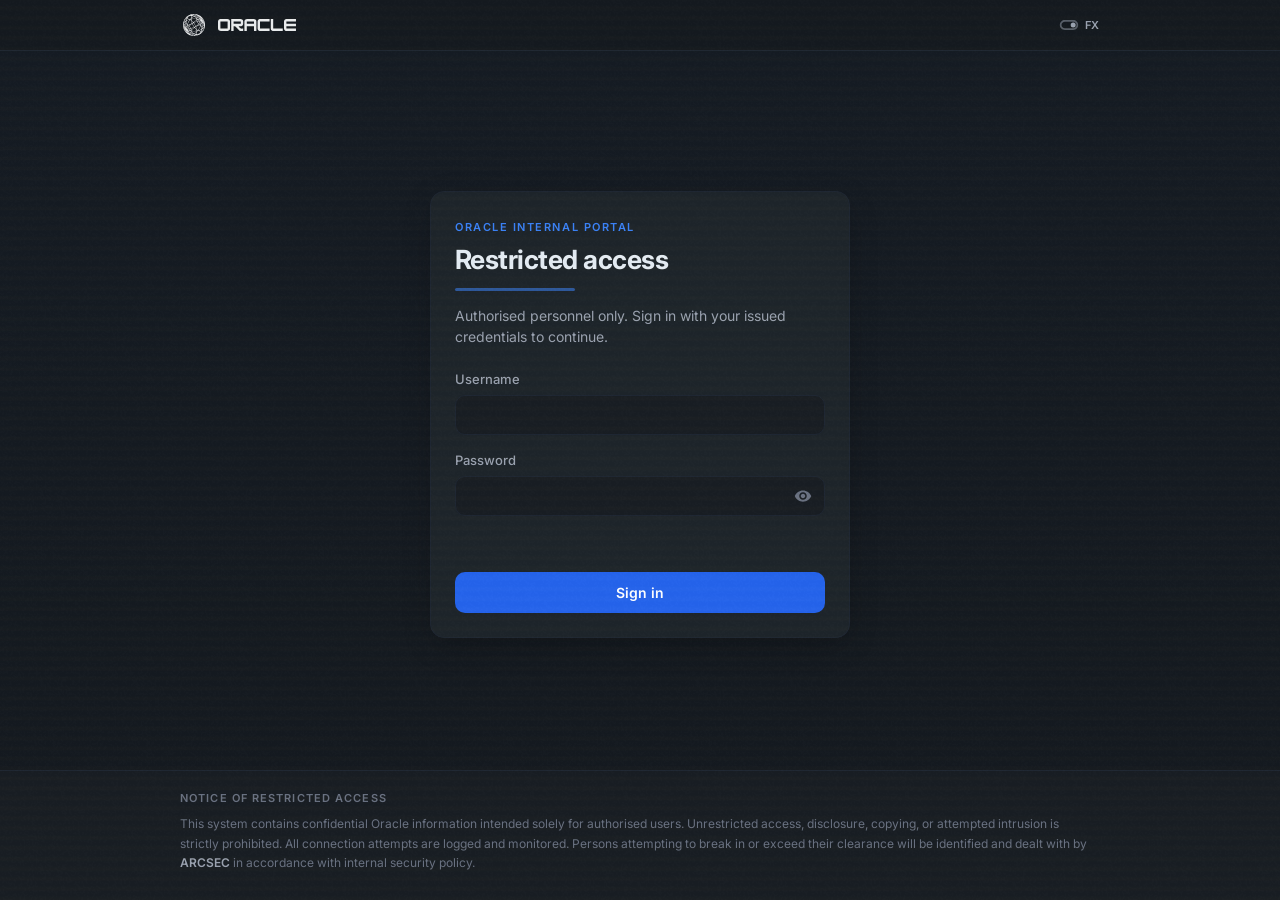
<file: intranet/index.html>
<!DOCTYPE html>
<html lang="en">
<head>
    <meta charset="UTF-8">
    <meta name="viewport" content="width=device-width, initial-scale=1.0">
    <meta name="theme-color" content="#15191d">
    <meta name="color-scheme" content="dark">
    <meta name="robots" content="noindex, nofollow">
    <title>Internal Portal · Oracle</title>
    <style>
        html,body{background:#15191d;color-scheme:dark}
        @view-transition{navigation:none}
    </style>
    <link rel="stylesheet" href="../main.css">
    <link rel="stylesheet" href="intranet.css">
    <link rel="stylesheet" href="portal.css">
    <script src="../page-transitions.js" defer></script>
    <script src="overlay-toggle.js" defer></script>
    <script src="attempts.js" defer></script>
    <script src="portal.js" defer></script>
    <script src="intranet.js" defer></script>
    <link rel="apple-touch-icon" sizes="180x180" href="/assets/favicon/apple-touch-icon.png">
    <link rel="icon" type="image/png" sizes="32x32" href="/assets/favicon/favicon-32x32.png">
    <link rel="icon" type="image/png" sizes="16x16" href="/assets/favicon/favicon-16x16.png">
    <link rel="manifest" href="/site.webmanifest">
</head>
<body class="intranet-page">
<script>
    (function () {
        var url = new URL(window.location.href);
        if (url.searchParams.has("username") || url.searchParams.has("password")) {
            url.searchParams.delete("username");
            url.searchParams.delete("password");
            window.history.replaceState({}, "", url.pathname + url.search + url.hash);
        }
        if (/\/index\.html$/i.test(location.pathname)) {
            location.replace(location.pathname.replace(/\/index\.html$/i, "/") + location.search + location.hash);
            return;
        }
        if (/[?&]reset=1(?:&|$)/.test(location.search)) return;
        if (/(?:^|; )oracle_intranet_auth=/.test(document.cookie)) {
            document.documentElement.classList.add("intranet-restoring");
            document.body.classList.add("intranet-restoring");
        }
    }());
</script>
<div class="intranet-static" aria-hidden="true"></div>
<div class="intranet-scan" aria-hidden="true"></div>

<div id="auth-view">
    <header class="intranet-header">
        <div class="intranet-header-inner">
            <a href="../" class="intranet-logo" aria-label="Return to Oracle Markets">
                <img src="../assets/logo.svg" alt="" class="intranet-logo-icon" width="28" height="22">
                <img class="intranet-logo-text" src="../assets/logo_text.svg" alt="Oracle" height="12">
            </a>
            <button
                type="button"
                class="intranet-overlay-toggle"
                id="intranet-overlay-toggle"
                aria-pressed="true"
                aria-label="Toggle scan overlay"
                title="Turn overlay off"
            >
                <svg class="intranet-overlay-toggle-svg" viewBox="0 0 24 24" width="20" height="20" fill="none" aria-hidden="true">
                    <path class="intranet-overlay-toggle-track" d="M7 18C5.33333 18 3.91667 17.4167 2.75 16.25C1.58333 15.0833 1 13.6667 1 12C1 10.3333 1.58333 8.91667 2.75 7.75C3.91667 6.58333 5.33333 6 7 6H17C18.6667 6 20.0833 6.58333 21.25 7.75C22.4167 8.91667 23 10.3333 23 12C23 13.6667 22.4167 15.0833 21.25 16.25C20.0833 17.4167 18.6667 18 17 18H7ZM7 16H17C18.1 16 19.0417 15.6083 19.825 14.825C20.6083 14.0417 21 13.1 21 12C21 10.9 20.6083 9.95833 19.825 9.175C19.0417 8.39167 18.1 8 17 8H7C5.9 8 4.95833 8.39167 4.175 9.175C3.39167 9.95833 3 10.9 3 12C3 13.1 3.39167 14.0417 4.175 14.825C4.95833 15.6083 5.9 16 7 16Z" fill="currentColor"/>
                    <g class="intranet-overlay-toggle-knob">
                        <circle cx="7" cy="12" r="3" fill="currentColor"/>
                    </g>
                </svg>
                <span class="intranet-overlay-toggle-label">FX</span>
            </button>
        </div>
    </header>

    <main class="intranet-main page-enter" id="main-content">
        <section class="intranet-login" aria-labelledby="intranet-login-title">
            <div class="intranet-login-card" id="login-card">
                <p class="intranet-eyebrow">Oracle internal portal</p>
                <h1 class="intranet-title" id="intranet-login-title">Restricted access</h1>
                <div class="intranet-accent" aria-hidden="true"></div>
                <p class="intranet-lead">
                    Authorised personnel only. Sign in with your issued credentials to continue.
                </p>

                <form class="intranet-form" id="login-form" method="post" action="." novalidate>
                    <div class="intranet-field">
                        <label class="intranet-label" for="username">Username</label>
                        <input
                            class="intranet-input"
                            id="username"
                            name="username"
                            type="text"
                            autocomplete="username"
                            spellcheck="false"
                            autocapitalize="off"
                            required
                            aria-describedby="login-status"
                        >
                    </div>

                    <div class="intranet-field">
                        <label class="intranet-label" for="password">Password</label>
                        <div class="intranet-password-wrap">
                            <input
                                class="intranet-input intranet-input--password"
                                id="password"
                                name="password"
                                type="password"
                                autocomplete="current-password"
                                required
                                aria-describedby="login-status"
                            >
                            <button
                                type="button"
                                class="intranet-password-toggle"
                                id="password-toggle"
                                aria-label="Show password"
                                aria-pressed="false"
                            >
                                <svg class="intranet-eye intranet-eye--show" viewBox="0 0 24 24" width="18" height="18" aria-hidden="true"><path fill="currentColor" d="M12 4.5C7 4.5 2.73 7.61 1 12c1.73 4.39 6 7.5 11 7.5s9.27-3.11 11-7.5c-1.73-4.39-6-7.5-11-7.5zM12 17c-2.76 0-5-2.24-5-5s2.24-5 5-5 5 2.24 5 5-2.24 5-5 5zm0-8c-1.66 0-3 1.34-3 3s1.34 3 3 3 3-1.34 3-3-1.34-3-3-3z"/></svg>
                                <svg class="intranet-eye intranet-eye--hide" viewBox="0 0 24 24" width="18" height="18" aria-hidden="true"><path fill="currentColor" d="M12 7c2.76 0 5 2.24 5 5 0 .65-.13 1.26-.36 1.83l2.92 2.92c1.51-1.26 2.7-2.89 3.43-4.75-1.73-4.39-6-7.5-11-7.5-1.4 0-2.74.25-3.98.7l2.16 2.16C10.74 7.13 11.35 7 12 7zM2 4.27l2.28 2.28.46.46C3.08 8.3 1.78 10.02 1 12c1.73 4.39 6 7.5 11 7.5 1.55 0 3.03-.3 4.38-.84l.42.42L19.73 22 21 20.73 3.27 3 2 4.27zM7.53 9.8l1.55 1.55c-.05.21-.08.43-.08.65 0 1.66 1.34 3 3 3 .22 0 .44-.03.65-.08l1.55 1.55c-.67.33-1.41.53-2.2.53-2.76 0-5-2.24-5-5 0-.79.2-1.53.53-2.2zm4.31-.78 3.15 3.15.02-.16c0-1.66-1.34-3-3-3l-.17.01z"/></svg>
                            </button>
                        </div>
                    </div>

                    <p class="intranet-status" id="login-status" role="status" aria-live="polite"></p>

                    <button type="submit" class="intranet-submit" id="login-submit">
                        <span class="intranet-submit-label">Sign in</span>
                        <span class="intranet-submit-spinner" aria-hidden="true" hidden></span>
                    </button>
                </form>
                <script>
                    document.getElementById("login-form")?.addEventListener("submit", function (event) {
                        event.preventDefault();
                    });
                </script>
            </div>
        </section>
    </main>

    <footer class="intranet-disclaimer">
        <div class="intranet-disclaimer-inner">
            <p class="intranet-disclaimer-title">Notice of restricted access</p>
            <p class="intranet-disclaimer-text">
                This system contains confidential Oracle information intended solely for
                authorised users. Unrestricted access, disclosure, copying, or attempted intrusion is
                strictly prohibited. All connection attempts are logged and monitored. Persons attempting
                to break in or exceed their clearance will be identified and dealt with by
                <strong>ARCSEC</strong> in accordance with internal security policy.
            </p>
        </div>
    </footer>
</div>

<header class="portal-topbar">
    <div class="portal-topbar-left">
        <button
            type="button"
            class="portal-menu-toggle"
            id="portal-sidebar-toggle"
            data-portal-sidebar-toggle
            aria-expanded="true"
            aria-controls="portal-sidebar"
            aria-label="Toggle navigation"
            title="Toggle navigation"
        >
            <svg viewBox="0 0 24 24" width="20" height="20" aria-hidden="true"><path fill="currentColor" d="M3 18h18v-2H3v2zm0-5h18v-2H3v2zm0-7v2h18V6H3z"/></svg>
        </button>
        <a href="../" class="intranet-logo" aria-label="Return to Oracle Markets">
            <img src="../assets/logo.svg" alt="" class="intranet-logo-icon" width="26" height="20">
            <img class="intranet-logo-text" src="../assets/logo_text.svg" alt="Oracle" height="11">
        </a>
        <span class="portal-topbar-divider" aria-hidden="true"></span>
        <span class="portal-topbar-app">Internal Portal</span>
        <span class="portal-env-badge" id="portal-env">PRODUCTION</span>
    </div>

    <div class="portal-search">
        <svg viewBox="0 0 24 24" width="16" height="16" aria-hidden="true"><path fill="currentColor" d="M15.5 14h-.79l-.28-.27A6.471 6.471 0 0 0 16 9.5 6.5 6.5 0 1 0 9.5 16c1.61 0 3.09-.59 4.23-1.57l.27.28v.79l5 4.99L20.49 19l-4.99-5zm-6 0C7.01 14 5 11.99 5 9.5S7.01 5 9.5 5 14 7.01 14 9.5 11.99 14 9.5 14z"/></svg>
        <input type="search" id="portal-search-input" placeholder="Search internal portal…" autocomplete="off" spellcheck="false" aria-label="Search internal portal">
    </div>

    <div class="portal-topbar-right">
        <button
            type="button"
            class="intranet-overlay-toggle portal-fx-toggle"
            id="portal-overlay-toggle"
            aria-pressed="true"
            aria-label="Toggle scan overlay"
            title="Turn overlay off"
        >
            <svg class="intranet-overlay-toggle-svg" viewBox="0 0 24 24" width="20" height="20" fill="none" aria-hidden="true">
                <path class="intranet-overlay-toggle-track" d="M7 18C5.33333 18 3.91667 17.4167 2.75 16.25C1.58333 15.0833 1 13.6667 1 12C1 10.3333 1.58333 8.91667 2.75 7.75C3.91667 6.58333 5.33333 6 7 6H17C18.6667 6 20.0833 6.58333 21.25 7.75C22.4167 8.91667 23 10.3333 23 12C23 13.6667 22.4167 15.0833 21.25 16.25C20.0833 17.4167 18.6667 18 17 18H7ZM7 16H17C18.1 16 19.0417 15.6083 19.825 14.825C20.6083 14.0417 21 13.1 21 12C21 10.9 20.6083 9.95833 19.825 9.175C19.0417 8.39167 18.1 8 17 8H7C5.9 8 4.95833 8.39167 4.175 9.175C3.39167 9.95833 3 10.9 3 12C3 13.1 3.39167 14.0417 4.175 14.825C4.95833 15.6083 5.9 16 7 16Z" fill="currentColor"/>
                <g class="intranet-overlay-toggle-knob">
                    <circle cx="7" cy="12" r="3" fill="currentColor"/>
                </g>
            </svg>
            <span class="intranet-overlay-toggle-label">FX</span>
        </button>

        <div class="portal-user" id="portal-user">
            <div class="portal-user-avatar" id="portal-user-avatar" aria-hidden="true">
                <span class="portal-restore-sk portal-restore-sk--avatar" aria-hidden="true"></span>
            </div>
            <div class="portal-user-meta">
                <span class="portal-restore-sk portal-restore-sk--user-name" aria-hidden="true"></span>
                <span class="portal-user-name" id="portal-user-name">...</span>
                <span class="portal-restore-sk portal-restore-sk--user-role" aria-hidden="true"></span>
                <span class="portal-user-role" id="portal-user-role">...</span>
            </div>
        </div>
    </div>
</header>

<div class="portal-shell">
    <aside class="portal-sidebar" id="portal-sidebar" aria-label="Internal Portal">
        <nav class="portal-nav" id="portal-nav">
            <button type="button" class="portal-nav-item is-active" data-section="messages" aria-current="page" title="Messages">
                <svg xmlns="http://www.w3.org/2000/svg" height="18px" viewBox="0 -960 960 960" width="18px" fill="currentColor" aria-hidden="true"><path d="M160-160q-33 0-56.5-23.5T80-240v-480q0-33 23.5-56.5T160-800h640q33 0 56.5 23.5T880-720v480q0 33-23.5 56.5T800-160H160Zm320-280 320-200v-80L480-520 160-720v80l320 200Z"/></svg>
                <span>Messages</span>
                <span class="portal-nav-count" id="nav-msg-count" hidden>0</span>
            </button>
            <button type="button" class="portal-nav-item" data-section="files" title="Files">
                <svg xmlns="http://www.w3.org/2000/svg" height="18px" viewBox="0 -960 960 960" width="18px" fill="currentColor" aria-hidden="true"><path d="M160-160q-33 0-56.5-23.5T80-240v-480q0-33 23.5-56.5T160-800h240l80 80h320q33 0 56.5 23.5T880-640v400q0 33-23.5 56.5T800-160H160Z"/></svg>
                <span>Files</span>
            </button>
            <button type="button" class="portal-nav-item" data-section="analytics" title="Analytics">
                <svg xmlns="http://www.w3.org/2000/svg" height="18px" viewBox="0 -960 960 960" width="18px" fill="currentColor" aria-hidden="true"><path d="M640-160v-280h160v280H640Zm-240 0v-640h160v640H400Zm-240 0v-440h160v440H160Z"/></svg>
                <span>Analytics</span>
            </button>
        </nav>

        <div class="portal-sidebar-foot">
            <p class="portal-sidebar-label">Signed in as</p>
            <span class="portal-restore-sk portal-restore-sk--sidebar-user" aria-hidden="true"></span>
            <p class="portal-sidebar-user" id="portal-sidebar-user">...</p>
            <span class="portal-restore-sk portal-restore-sk--sidebar-clearance" aria-hidden="true"></span>
            <p class="portal-sidebar-clearance" id="portal-sidebar-clearance">...</p>
            <button type="button" class="portal-signout" id="portal-signout">Sign out</button>
        </div>
    </aside>

    <main class="portal-content" id="portal-content">
        <div class="portal-loading" id="portal-loading">
            <span class="portal-spinner" aria-hidden="true"></span>
            <span>Loading internal portal…</span>
        </div>

        <section class="portal-section" data-section="messages" hidden>
            <header class="portal-section-head">
                <div>
                    <h1 class="portal-section-title">Messages</h1>
                    <p class="portal-section-sub">Internal correspondence</p>
                </div>
            </header>
            <div class="portal-messages">
                <div class="portal-restore-skeleton" id="portal-restore-skeleton" aria-busy="false" aria-label="Loading messages">
                    <div class="portal-restore-thread-list">
                        <div class="portal-restore-thread">
                            <div class="skeleton-block portal-restore-thread-avatar"></div>
                            <div class="portal-restore-thread-copy">
                                <div class="skeleton-line portal-restore-thread-from"></div>
                                <div class="skeleton-line portal-restore-thread-subject"></div>
                                <div class="skeleton-line portal-restore-thread-preview"></div>
                            </div>
                        </div>
                        <div class="portal-restore-thread">
                            <div class="skeleton-block portal-restore-thread-avatar"></div>
                            <div class="portal-restore-thread-copy">
                                <div class="skeleton-line portal-restore-thread-from"></div>
                                <div class="skeleton-line portal-restore-thread-subject"></div>
                                <div class="skeleton-line portal-restore-thread-preview"></div>
                            </div>
                        </div>
                        <div class="portal-restore-thread">
                            <div class="skeleton-block portal-restore-thread-avatar"></div>
                            <div class="portal-restore-thread-copy">
                                <div class="skeleton-line portal-restore-thread-from"></div>
                                <div class="skeleton-line portal-restore-thread-subject"></div>
                                <div class="skeleton-line portal-restore-thread-preview"></div>
                            </div>
                        </div>
                        <div class="portal-restore-thread">
                            <div class="skeleton-block portal-restore-thread-avatar"></div>
                            <div class="portal-restore-thread-copy">
                                <div class="skeleton-line portal-restore-thread-from"></div>
                                <div class="skeleton-line portal-restore-thread-subject"></div>
                                <div class="skeleton-line portal-restore-thread-preview"></div>
                            </div>
                        </div>
                        <div class="portal-restore-thread">
                            <div class="skeleton-block portal-restore-thread-avatar"></div>
                            <div class="portal-restore-thread-copy">
                                <div class="skeleton-line portal-restore-thread-from"></div>
                                <div class="skeleton-line portal-restore-thread-subject"></div>
                                <div class="skeleton-line portal-restore-thread-preview"></div>
                            </div>
                        </div>
                    </div>
                    <div class="portal-restore-thread-view">
                        <div class="skeleton-line portal-restore-msg-title"></div>
                        <div class="portal-restore-msg-head">
                            <div class="skeleton-block portal-restore-msg-avatar"></div>
                            <div class="portal-restore-msg-meta">
                                <div class="skeleton-line skeleton-line--md"></div>
                                <div class="skeleton-line skeleton-line--sm"></div>
                                <div class="skeleton-line skeleton-line--xs"></div>
                            </div>
                        </div>
                        <div class="portal-restore-msg-body">
                            <div class="skeleton-line"></div>
                            <div class="skeleton-line"></div>
                            <div class="skeleton-line"></div>
                            <div class="skeleton-line skeleton-line--short"></div>
                            <div class="skeleton-line"></div>
                            <div class="skeleton-line skeleton-line--md"></div>
                        </div>
                    </div>
                </div>
                <ul class="portal-thread-list" id="portal-thread-list" aria-label="Message threads"></ul>
                <article class="portal-thread-view" id="portal-thread-view" aria-live="polite"></article>
            </div>
        </section>

        <section class="portal-section" data-section="files" hidden>
            <header class="portal-section-head">
                <div>
                    <h1 class="portal-section-title">Files</h1>
                    <p class="portal-section-sub">Document repository · Access logged</p>
                </div>
                <nav class="portal-breadcrumb" id="portal-breadcrumb" aria-label="Folder path"></nav>
            </header>
            <div class="portal-files">
                <aside class="portal-tree" id="portal-tree" aria-label="Folder tree"></aside>
                <div class="portal-file-list" id="portal-file-list"></div>
                <aside class="portal-file-meta" id="portal-file-meta">
                    <p class="portal-file-meta-empty">Select a file to view its details.</p>
                </aside>
            </div>
        </section>

        <section class="portal-section" data-section="analytics" hidden>
            <header class="portal-section-head">
                <div>
                    <h1 class="portal-section-title">Analytics</h1>
                    <p class="portal-section-sub" id="portal-analytics-asof">Oracle markets overview</p>
                </div>
            </header>
            <div class="portal-analytics" id="portal-analytics"></div>
        </section>
    </main>
</div>

<div class="portal-modal" id="resource-modal" hidden>
    <div class="portal-modal-backdrop" data-resource-close></div>
    <div class="portal-modal-card" role="dialog" aria-modal="true" aria-labelledby="resource-modal-title">
        <button type="button" class="portal-modal-close" data-resource-close aria-label="Close">
            <svg viewBox="0 0 24 24" width="18" height="18" aria-hidden="true"><path fill="currentColor" d="M19 6.41 17.59 5 12 10.59 6.41 5 5 6.41 10.59 12 5 17.59 6.41 19 12 13.41 17.59 19 19 17.59 13.41 12z"/></svg>
        </button>
        <div class="portal-modal-icon" aria-hidden="true">
            <svg viewBox="0 0 24 24" width="22" height="22"><path fill="currentColor" d="M18 8h-1V6A5 5 0 0 0 7 6v2H6a2 2 0 0 0-2 2v10a2 2 0 0 0 2 2h12a2 2 0 0 0 2-2V10a2 2 0 0 0-2-2zM9 6a3 3 0 0 1 6 0v2H9V6zm3 11a2 2 0 1 1 0-4 2 2 0 0 1 0 4z"/></svg>
        </div>
        <h2 class="portal-modal-title" id="resource-modal-title">Protected file</h2>
        <p class="portal-modal-sub">This document is encrypted. Enter the file password to download it.</p>
        <p class="portal-modal-file" id="resource-modal-file">...</p>

        <form class="portal-modal-form" id="resource-form" novalidate>
            <label class="portal-modal-label" for="resource-password">File password</label>
            <div class="portal-modal-password-wrap">
                <input
                    class="portal-modal-input portal-modal-input--password"
                    id="resource-password"
                    type="password"
                    autocomplete="off"
                    spellcheck="false"
                    autocapitalize="off"
                >
                <button
                    type="button"
                    class="intranet-password-toggle"
                    id="resource-password-toggle"
                    aria-label="Show password"
                    aria-pressed="false"
                >
                    <svg class="intranet-eye intranet-eye--show" viewBox="0 0 24 24" width="18" height="18" aria-hidden="true"><path fill="currentColor" d="M12 4.5C7 4.5 2.73 7.61 1 12c1.73 4.39 6 7.5 11 7.5s9.27-3.11 11-7.5c-1.73-4.39-6-7.5-11-7.5zM12 17c-2.76 0-5-2.24-5-5s2.24-5 5-5 5 2.24 5 5-2.24 5-5 5zm0-8c-1.66 0-3 1.34-3 3s1.34 3 3 3 3-1.34 3-3-1.34-3-3-3z"/></svg>
                    <svg class="intranet-eye intranet-eye--hide" viewBox="0 0 24 24" width="18" height="18" aria-hidden="true"><path fill="currentColor" d="M12 7c2.76 0 5 2.24 5 5 0 .65-.13 1.26-.36 1.83l2.92 2.92c1.51-1.26 2.7-2.89 3.43-4.75-1.73-4.39-6-7.5-11-7.5-1.4 0-2.74.25-3.98.7l2.16 2.16C10.74 7.13 11.35 7 12 7zM2 4.27l2.28 2.28.46.46C3.08 8.3 1.78 10.02 1 12c1.73 4.39 6 7.5 11 7.5 1.55 0 3.03-.3 4.38-.84l.42.42L19.73 22 21 20.73 3.27 3 2 4.27zM7.53 9.8l1.55 1.55c-.05.21-.08.43-.08.65 0 1.66 1.34 3 3 3 .22 0 .44-.03.65-.08l1.55 1.55c-.67.33-1.41.53-2.2.53-2.76 0-5-2.24-5-5 0-.79.2-1.53.53-2.2zm4.31-.78 3.15 3.15.02-.16c0-1.66-1.34-3-3-3l-.17.01z"/></svg>
                </button>
            </div>
            <p class="portal-modal-status" id="resource-status" role="status" aria-live="polite"></p>

            <div class="portal-modal-actions">
                <button type="button" class="portal-modal-btn portal-modal-btn--ghost" data-resource-close>Cancel</button>
                <button type="submit" class="portal-modal-btn portal-modal-btn--primary" id="resource-submit">
                    <span class="portal-modal-btn-label">Unlock &amp; Download</span>
                    <span class="portal-modal-btn-spinner" aria-hidden="true"></span>
                </button>
            </div>
        </form>
    </div>
</div>

</body>
</html>
</file>
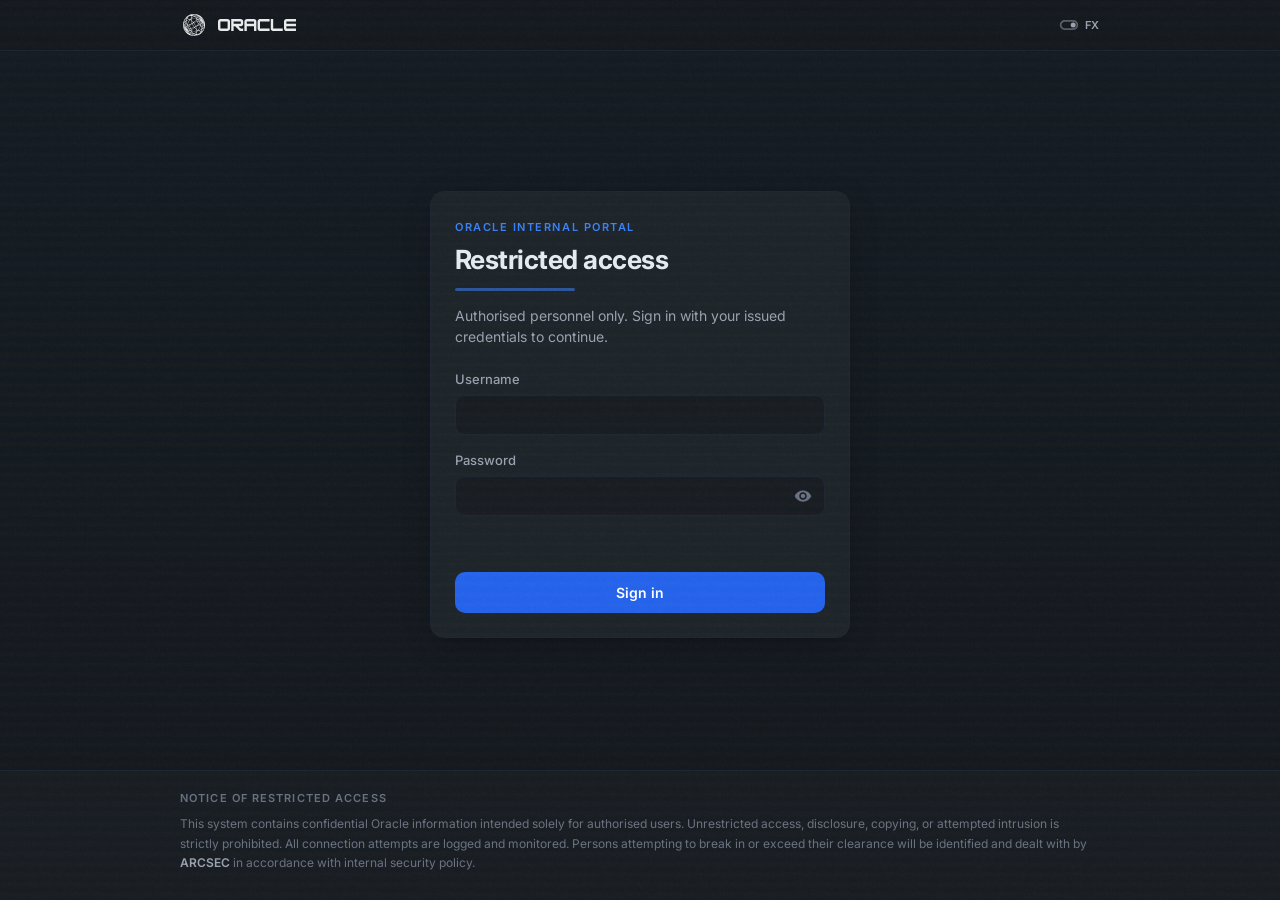
<file: intranet/alert/index.html>
<!DOCTYPE html>
<html lang="en">
<head>
    <meta charset="UTF-8">
    <meta name="viewport" content="width=device-width, initial-scale=1.0">
    <meta name="theme-color" content="#15191d">
    <meta name="color-scheme" content="dark">
    <meta name="robots" content="noindex, nofollow">
    <title>Security Alert · Internal Portal</title>
    <style>
        html,body{background:#15191d;color-scheme:dark}
        @view-transition{navigation:none}
    </style>
    <link rel="stylesheet" href="../../main.css">
    <link rel="stylesheet" href="../intranet.css">
    <link rel="stylesheet" href="../alert.css">
    <script src="../../page-transitions.js" defer></script>
    <script src="../overlay-toggle.js" defer></script>
    <script src="../attempts.js" defer></script>
    <script src="../alert.js" defer></script>
    <link rel="apple-touch-icon" sizes="180x180" href="/assets/favicon/apple-touch-icon.png">
    <link rel="icon" type="image/png" sizes="32x32" href="/assets/favicon/favicon-32x32.png">
    <link rel="icon" type="image/png" sizes="16x16" href="/assets/favicon/favicon-16x16.png">
    <link rel="manifest" href="/site.webmanifest">
</head>
<body class="intranet-page intranet-alert-page">
<div class="intranet-static" aria-hidden="true"></div>
<div class="intranet-scan" aria-hidden="true"></div>
<header class="intranet-header">
    <div class="intranet-header-inner">
        <a href="../../" class="intranet-logo" aria-label="Return to Oracle Markets">
            <img src="../../assets/logo.svg" alt="" class="intranet-logo-icon" width="28" height="22">
            <img class="intranet-logo-text" src="../../assets/logo_text.svg" alt="Oracle" height="12">
        </a>
        <button
            type="button"
            class="intranet-overlay-toggle"
            id="intranet-overlay-toggle"
            aria-pressed="true"
            aria-label="Toggle scan overlay"
            title="Turn overlay off"
        >
            <svg class="intranet-overlay-toggle-svg" viewBox="0 0 24 24" width="20" height="20" fill="none" aria-hidden="true">
                <path class="intranet-overlay-toggle-track" d="M7 18C5.33333 18 3.91667 17.4167 2.75 16.25C1.58333 15.0833 1 13.6667 1 12C1 10.3333 1.58333 8.91667 2.75 7.75C3.91667 6.58333 5.33333 6 7 6H17C18.6667 6 20.0833 6.58333 21.25 7.75C22.4167 8.91667 23 10.3333 23 12C23 13.6667 22.4167 15.0833 21.25 16.25C20.0833 17.4167 18.6667 18 17 18H7ZM7 16H17C18.1 16 19.0417 15.6083 19.825 14.825C20.6083 14.0417 21 13.1 21 12C21 10.9 20.6083 9.95833 19.825 9.175C19.0417 8.39167 18.1 8 17 8H7C5.9 8 4.95833 8.39167 4.175 9.175C3.39167 9.95833 3 10.9 3 12C3 13.1 3.39167 14.0417 4.175 14.825C4.95833 15.6083 5.9 16 7 16Z" fill="currentColor"/>
                <g class="intranet-overlay-toggle-knob">
                    <circle cx="7" cy="12" r="3" fill="currentColor"/>
                </g>
            </svg>
            <span class="intranet-overlay-toggle-label">FX</span>
        </button>
    </div>
</header>

<main class="intranet-alert-main page-enter" id="main-content">
    <article class="intranet-alert-card" aria-labelledby="alert-title">
        <header class="intranet-alert-banner">
            <svg class="intranet-alert-shield" viewBox="0 0 24 24" width="28" height="28" aria-hidden="true">
                <path fill="currentColor" d="M12 1 3 5v6c0 5.55 3.84 10.74 9 12 5.16-1.26 9-6.45 9-12V5l-9-4zm0 10.99h7c-.53 4.12-3.28 7.79-7 8.94V12H5V6.3l7-3.11v8.8z"/>
            </svg>
            <div class="intranet-alert-banner-copy">
                <h1 class="intranet-alert-banner-title" id="alert-title">Security Alert</h1>
                <p class="intranet-alert-banner-sub">Our systems have detected unusual login activity from your network.</p>
            </div>
        </header>

        <div class="intranet-alert-body">
            <h2 class="intranet-alert-heading">Login Attempts Temporarily Restricted</h2>
            <p class="intranet-alert-lead">
                For security reasons, further sign-in attempts from your current network location have been
                temporarily blocked. Our monitoring systems flagged repeated failed authentication requests
                that match patterns associated with credential stuffing and automated intrusion attempts.
            </p>

            <dl class="intranet-alert-meta">
                <div class="intranet-alert-meta-item">
                    <dt>Detection time</dt>
                    <dd id="alert-detection-time">...</dd>
                </div>
                <div class="intranet-alert-meta-item">
                    <dt>IP address</dt>
                    <dd id="alert-ip">Resolving…</dd>
                </div>
                <div class="intranet-alert-meta-item">
                    <dt>Location</dt>
                    <dd id="alert-location">Resolving…</dd>
                </div>
                <div class="intranet-alert-meta-item intranet-alert-meta-item--code">
                    <dt>Security code</dt>
                    <dd><code class="intranet-alert-code" id="alert-security-code">...</code></dd>
                </div>
            </dl>

            <div class="intranet-alert-map" aria-hidden="true">
                <div class="intranet-alert-map-grid" id="alert-map-grid"></div>
            </div>

            <section class="intranet-alert-reasons" aria-labelledby="alert-reasons-title">
                <h3 class="intranet-alert-reasons-title" id="alert-reasons-title">Potential reasons for this restriction:</h3>
                <ul class="intranet-alert-reasons-list">
                    <li>Multiple failed login attempts from your IP address</li>
                    <li>Connection through a known proxy or VPN service</li>
                    <li>Unusual geographic access patterns detected</li>
                    <li>Your IP address has been flagged in our security database</li>
                    <li>Automated or bot-like authentication behaviour detected</li>
                </ul>
            </section>

            <a href="/intranet/?reset=1" class="intranet-alert-return">Return to Internal Portal</a>
        </div>
    </article>
</main>
<footer class="intranet-disclaimer">
    <div class="intranet-disclaimer-inner">
        <p class="intranet-disclaimer-title">Notice of restricted access</p>
        <p class="intranet-disclaimer-text">
            This system contains confidential Oracle information intended solely for
            authorised users. Unrestricted access, disclosure, copying, or attempted intrusion is
            strictly prohibited. All connection attempts are logged and monitored. Persons attempting
            to break in or exceed their clearance will be identified and dealt with by
            <strong>ARCSEC</strong> in accordance with internal security policy.
        </p>
    </div>
</footer>
</body>
</html>
</file>
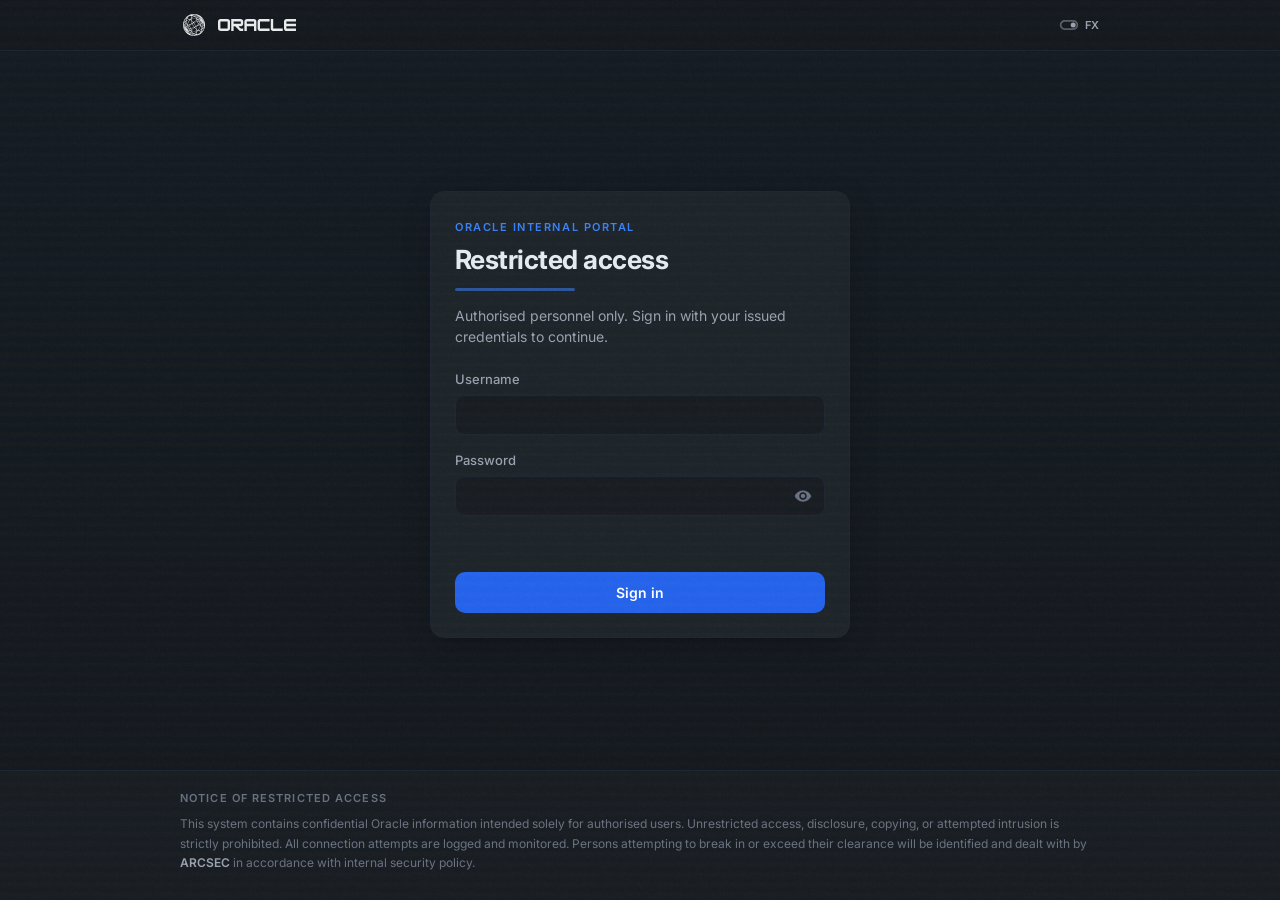
<file: intranet/alert.html>
<!DOCTYPE html>
<html lang="en">
<head>
    <meta charset="UTF-8">
    <meta name="theme-color" content="#15191d">
    <meta name="color-scheme" content="dark">
    <meta http-equiv="refresh" content="0;url=alert/">
    <style>html,body{background:#15191d;color-scheme:dark;margin:0}</style>
    <script>location.replace("alert/");</script>
    <title>Redirecting…</title>
</head>
<body></body>
</html>
</file>
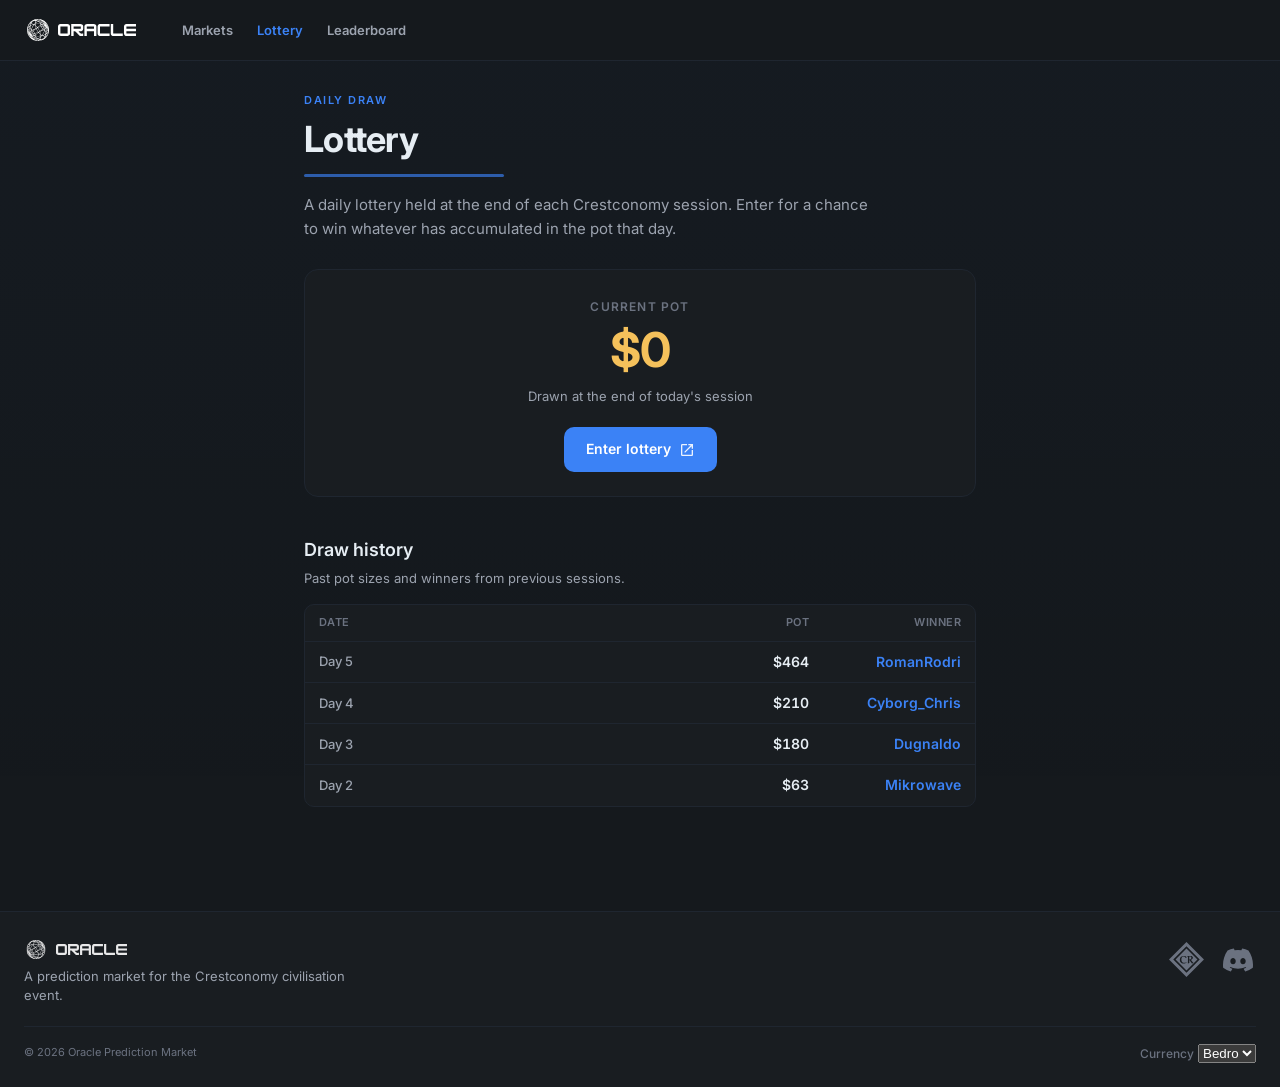
<file: lottery/lottery.html>
<!DOCTYPE html>
<html lang="en">
<head>
    <meta charset="UTF-8">
    <meta name="viewport" content="width=device-width, initial-scale=1.0">
    <meta name="theme-color" content="#15191d">
    <meta name="color-scheme" content="dark">
    <title>Lottery · Oracle</title>
    <style>html,body{background:#15191d}</style>
    <link rel="stylesheet" href="../main.css">
    <link rel="stylesheet" href="lottery.css">
    <script src="../data/site-data.js" defer></script>
    <script src="../data/lottery-data.js" defer></script>
    <script src="../page-transitions.js" defer></script>
    <script src="lottery.js" defer></script>
    <link rel="apple-touch-icon" sizes="180x180" href="/assets/favicon/apple-touch-icon.png">
    <link rel="icon" type="image/png" sizes="32x32" href="/assets/favicon/favicon-32x32.png">
    <link rel="icon" type="image/png" sizes="16x16" href="/assets/favicon/favicon-16x16.png">
    <link rel="manifest" href="/site.webmanifest">
</head>
<body class="lottery-page">
<header class="site-header">
    <div class="title-bar">
        <a href="../index.html" class="logo" aria-label="Oracle home">
            <img src="../assets/logo.svg" alt="" class="logo-icon" width="28" height="22">
            <img class="logo-text" src="../assets/logo_text.svg" alt="" height="12">
        </a>

        <nav class="leaderboard-nav" aria-label="Site navigation">
            <a href="../index.html" class="leaderboard-nav-link">Markets</a>
            <a href="lottery.html" class="leaderboard-nav-link active" aria-current="page">Lottery</a>
            <a href="../leaderboard/leaderboard.html" class="leaderboard-nav-link">Leaderboard</a>
        </nav>
    </div>
</header>

<div id="page-content" class="page-enter">
    <div class="lot-page-wrap">
        <header class="lot-hero">
            <p class="lot-eyebrow">Daily draw</p>
            <h1 class="lot-title">Lottery</h1>
            <div class="lot-accent" aria-hidden="true"></div>
            <p class="lot-desc">
                A daily lottery held at the end of each Crestconomy session. Enter for a chance to
                win whatever has accumulated in the pot that day.
            </p>
        </header>

        <section class="lot-current" aria-label="Current lottery">
            <div class="lot-pot-card">
                <p class="lot-pot-label">Current pot</p>
                <p class="lot-pot-value" id="pot-value">-</p>
                <p class="lot-pot-note">Drawn at the end of today's session</p>
                <a id="enter-link" class="lot-enter-btn" href="#" target="_blank" rel="noopener noreferrer">
                    Enter lottery
                    <svg viewBox="0 0 24 24" width="16" height="16" aria-hidden="true"><path fill="currentColor" d="M19 19H5V5h7V3H5a2 2 0 0 0-2 2v14a2 2 0 0 0 2 2h14c1.1 0 2-.9 2-2v-7h-2v7zM14 3v2h3.59l-9.83 9.83 1.41 1.41L19 6.41V10h2V3h-7z"/></svg>
                </a>
            </div>
        </section>

        <section class="lot-history" aria-label="Past draws">
            <h2 class="lot-section-title">Draw history</h2>
            <p class="lot-section-desc">Past pot sizes and winners from previous sessions.</p>
            <div class="lot-history-table" role="table" aria-label="Draw history">
                <div class="lot-history-head" role="row">
                    <span role="columnheader">Date</span>
                    <span role="columnheader">Pot</span>
                    <span role="columnheader">Winner</span>
                </div>
                <div id="history-list" class="lot-history-list" role="rowgroup"></div>
            </div>
            <p id="history-empty" class="lot-history-empty" hidden>No past draws yet.</p>
        </section>
    </div>
</div>

<footer class="site-footer">
    <div class="footer-inner">
        <div class="footer-row">
            <div class="footer-brand">
                <a href="../index.html" class="footer-logo-link" aria-label="Oracle home">
                    <img src="../assets/logo.svg" alt="" width="24" height="19">
                    <img src="../assets/logo_text.svg" alt="Oracle" height="11">
                </a>
                <p class="footer-tagline" id="footer-tagline"></p>
            </div>
            <div class="footer-links" id="footer-links"></div>
        </div>
        <div class="footer-bottom">
            <p class="footer-copy">© 2026 Oracle Prediction Market</p>
            <div class="footer-currency">
                <label class="footer-currency-label" for="currency-select">Currency</label>
                <select id="currency-select" class="footer-currency-select" aria-label="Currency">
                    <option value="bedro" selected>Bedro</option>
                </select>
            </div>
        </div>
    </div>
</footer>
</body>
</html>
</file>
<file: main.css>
*, *::before, *::after {
    box-sizing: border-box;
}

:root {
    --bg: #15191d;
    --bg-elevated: #191d21;
    --panel: #1e2428;
    --panel-hover: #232a30;
    --border: #2a3139;
    --border-subtle: #1f2630;
    --text: #e6edf3;
    --text-muted: #9ca3af;
    --text-dim: #6b7280;
    --accent: #3b82f6;
    --accent-dim: #2563eb;
    --green: #22c55e;
    --green-bg: #1a2e22;
    --green-btn: #2a4a35;
    --red: #ef4444;
    --red-bg: #2e1f20;
    --red-btn: #4a2a2c;
    --radius-sm: 6px;
    --radius-md: 10px;
    --radius-lg: 14px;
    --transition: 0.18s ease;
    --sponsored-gradient-elevated:
        linear-gradient(
            165deg,
            rgba(234, 179, 58, 0.13) 0%,
            rgba(234, 179, 58, 0.05) 48%,
            transparent 100%
        ),
        var(--bg-elevated);
    --sponsored-gradient-panel:
        linear-gradient(
            165deg,
            rgba(234, 179, 58, 0.15) 0%,
            rgba(234, 179, 58, 0.06) 42%,
            transparent 100%
        ),
        var(--panel);
    --sponsored-gradient-panel-hover:
        linear-gradient(
            165deg,
            rgba(234, 179, 58, 0.19) 0%,
            rgba(234, 179, 58, 0.08) 42%,
            transparent 100%
        ),
        var(--panel-hover);
    --sponsored-border: rgba(234, 179, 58, 0.22);
    --sponsored-border-card: rgba(234, 179, 58, 0.26);
}

@font-face {
    font-family: 'Inter';
    font-style: normal;
    font-weight: 100 900;
    font-display: swap;
    src: url('/assets/Inter-VariableFont_opsz,wght.woff2') format('woff2-variations');
}

@font-face {
    font-family: 'Inter';
    font-style: italic;
    font-weight: 100 900;
    font-display: swap;
    src: url('/assets/Inter-Italic-VariableFont_opsz,wght.woff2') format('woff2-variations');
}

html {
    scroll-behavior: smooth;
    background: var(--bg);
    color-scheme: dark;
}

@view-transition {
    navigation: auto;
}

::view-transition-old(root),
::view-transition-new(root) {
    animation-duration: 0.2s;
    animation-timing-function: ease;
    background: #15191d;
}

::view-transition-group(root) {
    background: #15191d;
}

body {
    margin: 0;
    background: var(--bg);
    color: var(--text);
    font-family: Inter, system-ui, -apple-system, sans-serif;
    font-size: 14px;
    line-height: 1.45;
    -webkit-font-smoothing: antialiased;
}

a {
    color: inherit;
    text-decoration: none;
}

button {
    font-family: inherit;
    cursor: pointer;
}

.site-header {
    position: sticky;
    top: 0;
    z-index: 100;
    background: var(--bg);
    border-bottom: 1px solid var(--border-subtle);
}

.title-bar {
    display: flex;
    align-items: center;
    gap: 20px;
    padding: 12px 24px;
    max-width: 1350px;
    margin: 0 auto;
    height: 60px;
}

.logo {
    display: flex;
    align-items: center;
    gap: 6px;
    flex-shrink: 0;
    margin-right: 16px;
}

.logo-text {
    font-size: 0.95rem;
    font-weight: 600;
    letter-spacing: 0.08em;
}

.leaderboard-nav {
    display: flex;
    align-items: center;
    gap: 4px;
    flex-shrink: 0;
}

.title-bar-actions {
    display: flex;
    align-items: center;
    gap: 4px;
    margin-left: auto;
    flex-shrink: 0;
}

.info-btn {
    display: flex;
    align-items: center;
    justify-content: center;
    width: 32px;
    height: 32px;
    border: none;
    border-radius: var(--radius-sm);
    background: transparent;
    color: var(--text-muted);
    cursor: pointer;
    transition: color var(--transition), background var(--transition);
    flex-shrink: 0;
}

.info-btn:hover {
    color: var(--text);
    background: var(--panel);
}

.info-btn:focus-visible {
    outline: 2px solid var(--accent);
    outline-offset: 2px;
}

.leaderboard-nav-link {
    font-size: 0.8125rem;
    font-weight: 600;
    color: var(--text-muted);
    padding: 6px 10px;
    border-radius: var(--radius-sm);
    transition: color var(--transition), background var(--transition);
}

.leaderboard-nav-link:hover {
    color: var(--text);
    background: var(--panel);
}

.leaderboard-nav-link.active {
    color: var(--accent);
}

.search-wrap {
    flex: 1;
    max-width: 480px;
    position: relative;
}

.search-icon {
    position: absolute;
    left: 13px;
    top: 50%;
    transform: translateY(-50%);
    color: var(--text-dim);
    pointer-events: none;
}

#search-bar {
    width: 100%;
    background: var(--panel);
    border: 1px solid var(--border-subtle);
    border-radius: 8px;
    padding: 9px 40px 9px 38px;
    color: var(--text);
    font-size: 0.875rem;
    transition: border-color var(--transition);
}

#search-bar::placeholder {
    color: var(--text-dim);
}
#search-bar:focus {
    outline: none;
    border-color: var(--border);
}

.search-kbd {
    position: absolute;
    right: 12px;
    top: 50%;
    transform: translateY(-50%);
    font-size: 0.68rem;
    color: var(--text-dim);
    background: var(--bg-elevated);
    border: 1px solid var(--border-subtle);
    border-radius: 4px;
    padding: 1px 5px;
    font-family: inherit;
}

.nav-right {
    display: flex;
    align-items: center;
    gap: 10px;
    margin-left: auto;
    flex-shrink: 0;
}

.link-btn {
    display: flex;
    align-items: center;
    gap: 5px;
    background: none;
    border: none;
    color: var(--accent);
    font-size: 0.8125rem;
    font-weight: 500;
    padding: 4px 6px;
    transition: opacity var(--transition);
}

.link-btn:hover {
    opacity: 0.8;
}

.menu-btn {
    display: none;
    flex-direction: column;
    justify-content: center;
    gap: 4px;
    width: 32px;
    height: 32px;
    background: none;
    border: none;
    padding: 6px;
}

.menu-btn span {
    display: block;
    height: 2px;
    background: var(--text-muted);
    border-radius: 1px;
}

.tabs {
    display: flex;
    gap: 2px;
    padding: 0 24px;
    max-width: 1350px;
    margin: 0 auto;
    overflow-x: auto;
    scrollbar-width: none;
    border-bottom: 1px solid var(--border-subtle);
}

.tabs::-webkit-scrollbar {
    display: none;
}

.tab {
    display: inline-flex;
    align-items: center;
    gap: 5px;
    padding: 10px 12px 8px;
    font-size: 0.8125rem;
    font-weight: 600;
    color: var(--text-muted);
    background: none;
    border: none;
    white-space: nowrap;
    flex-shrink: 0;
    transition: color var(--transition), box-shadow var(--transition);
}

.tab svg {
    display: block;
    width: 16px;
    height: 16px;
    flex-shrink: 0;
}


.tab.active {
    color: var(--text);
    box-shadow: inset 0 -2px 0 0 var(--accent);
}

.tab:hover {
    color: var(--text);
}

.tab-divider {
    align-self: center;
    width: 2px;
    height: 18px;
    margin: 0 6px;
    background: var(--border-subtle);
    flex-shrink: 0;
}

.tab-more {
    color: var(--text-dim);
    font-weight: 500;
}

main {
    max-width: 1350px;
    margin: 0 auto;
    padding: 20px 24px 40px;
}

.highlights {
    display: grid;
    grid-template-columns: minmax(0, 2.3fr) minmax(240px, 1fr);
    gap: 20px;
    align-items: start;
}

.card {
    background: var(--bg-elevated);
    border: 1px solid var(--border-subtle);
    border-radius: var(--radius-lg);
    padding: 18px;
}

.highlight {
    display: flex;
    flex-direction: column;
    gap: 14px;
    overflow: visible;
}

.highlight > .featured-header,
.highlight > .market-description,
.highlight > .market-sponsored-notice,
.highlight > .featured-footer {
    flex-shrink: 0;
}

.featured-header {
    display: flex;
    align-items: flex-start;
    gap: 12px;
}

.featured-icon {
    width: 48px;
    height: 48px;
    border-radius: var(--radius-sm);
    background: #0c0f14;
    border: 1px solid var(--border-subtle);
    display: flex;
    align-items: center;
    justify-content: center;
    font-weight: 600;
    font-size: 0.8rem;
    color: var(--text-muted);
    flex-shrink: 0;
    overflow: hidden;
}

.featured-icon img {
    width: 100%;
    height: 100%;
    object-fit: cover;
}

.featured-icon:has(img) {
    background: none;
    border: none;
}

.featured-title-block {
    flex: 1;
    min-width: 0;
}

.featured-subtitle {
    font-size: 0.6875rem;
    color: var(--text-muted);
    margin-bottom: 3px;
}

.featured-title-block h2 {
    margin: 0;
    font-size: 1.2rem;
    font-weight: 600;
    line-height: 1.3;
}

.market-description {
    display: flex;
    align-items: flex-start;
    gap: 8px;
    margin: 0;
    opacity: 0.75;
}

.market-description-icon {
    flex-shrink: 0;
    margin-top: 2px;
    color: var(--text-dim);
}

.market-description-text {
    margin: 0;
    font-size: 0.8125rem;
    color: var(--text-muted);
    line-height: 1.55;
}

.highlight .market-description {
    margin-top: -2px;
}

.highlight .market-sponsored-notice {
    margin-top: 8px;
    flex-shrink: 0;
}

.market-modal-detail .market-description {
    margin-top: 4px;
}

.featured-actions {
    display: flex;
    gap: 6px;
    flex-shrink: 0;
}

.icon-btn {
    display: flex;
    align-items: center;
    justify-content: center;
    width: 30px;
    height: 30px;
    background: transparent;
    border: none;
    border-radius: var(--radius-sm);
    color: var(--text-dim);
    transition: color var(--transition);
}

.icon-btn:hover {
    color: var(--text-muted);
}

.highlight-body {
    display: grid;
    grid-template-columns: minmax(0, 0.95fr) minmax(0, 1.35fr);
    gap: 16px;
    flex: 0 1 auto;
    min-width: 0;
}

.highlight-body--no-chart {
    grid-template-columns: 1fr;
}

.highlight-left {
    display: flex;
    flex-direction: column;
    gap: 16px;
}

.chance-row {
    display: flex;
    align-items: baseline;
    gap: 8px;
    flex-wrap: wrap;
}

.chance {
    font-size: 1.75rem;
    font-weight: 700;
    color: var(--accent);
    line-height: 1;
}

.change {
    font-size: 0.75rem;
    font-weight: 600;
}

.change.up {
    color: var(--green);
}
.change.down {
    color: var(--red);
}

.btn-row {
    display: flex;
    gap: 8px;
    margin-top: auto;
    margin-bottom: auto;
}

.btn-row--compact .btn-yes,
.btn-row--compact .btn-no {
    padding: 9px 10px;
    font-size: 0.8125rem;
    border-radius: var(--radius-md);
}

.btn-yes, .btn-no, .btn-bet {
    flex: 1;
    border: none;
    border-radius: var(--radius-md);
    padding: 11px 14px;
    font-size: 0.875rem;
    font-weight: 500;
    transition: background var(--transition), color var(--transition);
}

.btn-yes {
    background: var(--green-btn);
    color: var(--green);
}

.btn-yes:hover {
    background: var(--green);
    color: #fff;
}

.btn-no {
    background: var(--red-btn);
    color: var(--red);
}

.btn-no:hover {
    background: var(--red);
    color: #fff;
}

.btn-bet {
    flex: 0 0 auto;
    min-width: 52px;
    padding: 6px 12px;
    background: var(--green-btn);
    color: var(--green);
    font-size: 0.75rem;
    font-weight: 500;
    border-radius: var(--radius-sm);
}

.btn-bet:hover {
    background: var(--green);
    color: #fff;
}

.btn-yes:disabled,
.btn-no:disabled,
.btn-bet:disabled {
    opacity: 0.45;
    cursor: not-allowed;
}

.btn-yes:disabled:hover {
    background: var(--green-btn);
    color: var(--green);
}

.btn-no:disabled:hover {
    background: var(--red-btn);
    color: var(--red);
}

.btn-bet:disabled:hover {
    background: var(--green-btn);
    color: var(--green);
}

.news-feed {
    display: flex;
    flex-direction: column;
    margin-top: auto;
    padding-top: 10px;
    flex-grow: 1;
}

.news-feed--ticker {
    overflow: hidden;
}

.news-ticker-viewport {
    overflow: hidden;
    max-height: 125px;
    flex-grow: 1;
}

.news-ticker-track {
    display: flex;
    flex-direction: column;
    animation: newsTicker var(--ticker-duration, 12s) linear infinite;
}

.news-ticker-track:hover {
    animation-play-state: paused;
}

@keyframes newsTicker {
    0% { transform: translateY(0); }
    100% { transform: translateY(-50%); }
}

.news-item {
    display: grid;
    grid-template-columns: 24px 1fr auto;
    gap: 8px;
    align-items: center;
    padding: 8px 0;
    font-size: 0.75rem;
    min-height: 36px;
    flex-shrink: 0;
}

.news-item:last-child {
    border-bottom: none;
}

.news-empty {
    color: var(--text-dim);
    grid-column: 1 / -1;
}

.news-source-icon {
    width: 24px;
    height: 24px;
    border-radius: 4px;
    display: flex;
    align-items: center;
    justify-content: center;
    font-size: 0.6rem;
    font-weight: 600;
    color: var(--text-dim);
    overflow: hidden;
    flex-shrink: 0;
}

.news-source-icon img {
    width: 100%;
    height: 100%;
    object-fit: cover;
}

.news-headline {
    color: var(--text-muted);
    font-weight: 500;
    line-height: 1.35;
}

a.news-headline {
    text-decoration: none;
    transition: color var(--transition);
}

a.news-headline:hover {
    color: var(--text);
    text-decoration: underline;
}

.news-time {
    color: var(--text-dim);
    font-size: 0.6875rem;
    white-space: nowrap;
}

.graph-container {
    position: relative;
    min-height: 200px;
    height: 100%;
    padding: 6px 0 2px;
}

.graph-container canvas {
    width: 100% !important;
    height: 100% !important;
    max-height: 230px;
}

.graph-container--multi {
    min-height: 240px;
}

.graph-container--multi canvas {
    max-height: 280px;
}

.featured-footer {
    display: grid;
    grid-template-columns: 1fr auto 1fr;
    align-items: center;
    gap: 12px;
    padding-top: 6px;
    font-size: 0.75rem;
    color: var(--text-muted);
}

.featured-footer-left {
    display: flex;
    align-items: center;
    gap: 10px;
    justify-self: start;
    min-width: 0;
    flex-wrap: wrap;
}

.featured-footer-center {
    justify-self: center;
}

.featured-footer-right {
    justify-self: end;
    min-width: 0;
}

.carousel-dots {
    display: flex;
    gap: 5px;
}

.carousel-dot {
    width: 5px;
    height: 5px;
    border-radius: 50%;
    background: var(--border);
    border: none;
    padding: 0;
    transition: background var(--transition);
}

.carousel-dot.active {
    background: var(--text-muted);
}

.carousel-nav {
    display: flex; gap: 20px;
}

.carousel-btn {
    background: transparent;
    border: none;
    color: var(--text-dim);
    font-size: 0.6875rem;
    font-weight: 500;
    padding: 4px 0;
    transition: color var(--transition);
}

.carousel-btn:hover {
    color: var(--text-muted);
}

.sidebar-stack {
    display: flex;
    flex-direction: column;
    gap: 14px;
}

.sidebar-card {
    background: transparent;
    border: none;
    border-radius: 0;
    padding: 0 4px;
}

.sidebar-card h3 {
    margin: 0 0 10px;
    font-size: 0.875rem;
    font-weight: 600;
}

.breaking-item {
    display: grid;
    grid-template-columns: 18px 1fr auto;
    gap: 8px;
    align-items: center;
    padding: 8px 0;
    font-size: 0.78rem;
}

.breaking-item:last-of-type {
    border-bottom: none;
}

.breaking-rank {
    color: var(--text-dim);
    font-weight: 500;
    font-size: 0.72rem;
}

.breaking-title {
    font-weight: 500;
    line-height: 1.3;
    color: var(--text-muted);
}

.breaking-stat {
    text-align: right;
    font-weight: 600;
    font-size: 0.78rem;
    white-space: nowrap;
}

.breaking-stat .pct {
    display: block;
    color: var(--text);
}
.breaking-stat .trend {
    font-size: 0.65rem;
    font-weight: 500;
}
.breaking-stat .trend.up {
    color: var(--green);
}
.breaking-stat .trend.down {
    color: var(--red);
}

.hot-topic {
    display: flex;
    align-items: center;
    justify-content: space-between;
    padding: 8px 0;
    font-size: 0.8rem;
}

.hot-topic:last-of-type {
    border-bottom: none;
}

.hot-topic-name {
    display: flex;
    align-items: center;
    gap: 6px;
    font-weight: 500;
    color: var(--text-muted);
}

.hot-topic-rank {
    color: var(--text-dim);
    font-size: 0.72rem;
    min-width: 14px;
}

.flame-icon {
    color: var(--red);
    flex-shrink: 0;
}

.hot-topic-vol {
    color: var(--text-dim);
    font-size: 0.72rem;
}

.explore-btn {
    width: 100%;
    margin-top: 12px;
    padding: 10px;
    background: var(--panel);
    border: 1px solid var(--border-subtle);
    border-radius: var(--radius-md);
    color: var(--text-muted);
    font-weight: 500;
    font-size: 0.8125rem;
    transition: background var(--transition), color var(--transition);
}

.explore-btn:hover {
    background: var(--panel-hover);
    color: var(--text);
}

.markets-section {
    margin-top: 28px;
}

.section-header {
    display: flex;
    align-items: center;
    justify-content: space-between;
    margin-bottom: 10px;
}

.section-title {
    margin: 0;
    font-size: 0.95rem;
    font-weight: 600;
}

.section-actions {
    display: flex;
    gap: 4px;
}

.grid-tags {
    display: flex;
    gap: 6px;
    flex-wrap: wrap;
    margin-bottom: 14px;
}

.grid-tag {
    padding: 5px 11px;
    font-size: 0.72rem;
    font-weight: 500;
    color: var(--text-muted);
    background: transparent;
    border: 1px solid transparent;
    border-radius: 999px;
    transition: color var(--transition), background var(--transition);
}

.grid-tag:hover {
    color: var(--text);
}

.grid-tag.active {
    color: #fff;
    background: var(--accent-dim);
    border-color: var(--accent-dim);
}

.event-grid {
    display: grid;
    grid-template-columns: repeat(4, minmax(0, 1fr));
    gap: 14px;
    align-items: start;
}

.event-card {
    background: var(--panel);
    border: 1px solid var(--border-subtle);
    border-radius: var(--radius-lg);
    padding: 14px;
    display: flex;
    flex-direction: column;
    gap: 20px;
    cursor: pointer;
    transition: border-color var(--transition), background var(--transition);
}

.event-card .btn-row {
    margin-top: 0;
    margin-bottom: 0;
}

.event-card .card-meta {
    margin-top: 0;
    padding-top: 2px;
    border-top: 1px solid var(--border-subtle);
}

.event-card:hover {
    border-color: var(--border);
    background: var(--panel-hover);
}

.event-card--ended,
.highlight--ended {
    opacity: 0.62;
    filter: grayscale(0.25);
}

.event-card--resolved,
.highlight--resolved {
    background: linear-gradient(180deg, rgba(22, 199, 132, 0.06) 0%, var(--panel) 48%);
}

.event-card--resolved:hover {
    background: linear-gradient(180deg, rgba(22, 199, 132, 0.09) 0%, var(--panel-hover) 48%);
}

.outcomes-list--resolved {
    margin-top: 15px;
    margin-bottom: 15px;
}

.event-card .outcomes-list--resolved {
    margin-top: 0;
    margin-bottom: 0;
    max-height: none;
    overflow: visible;
    padding-right: 0;
}

.outcomes-list--resolved .outcome-row {
    grid-template-columns: 1fr auto auto;
}

.outcome-row--winner {
    background: rgba(22, 199, 132, 0.08);
    border: 1px solid rgba(22, 199, 132, 0.22);
    border-radius: var(--radius-sm);
    padding: 6px 8px;
    margin: -6px -8px;
}

.outcome-row--winner .outcome-name {
    color: var(--text);
    font-weight: 600;
}

.outcome-pct--winner {
    color: var(--green);
}

.outcome-winner-tag {
    font-size: 0.625rem;
    font-weight: 700;
    letter-spacing: 0.04em;
    text-transform: uppercase;
    color: var(--green);
    background: rgba(22, 199, 132, 0.14);
    border-radius: 999px;
    padding: 2px 7px;
    white-space: nowrap;
}

.event-card--ended:hover {
    border-color: var(--border-subtle);
    background: var(--panel);
}

.event-card--sponsored {
    background: var(--sponsored-gradient-panel);
    border-color: var(--sponsored-border-card);
}

.event-card--sponsored:hover {
    border-color: rgba(234, 179, 58, 0.36);
    background: var(--sponsored-gradient-panel-hover);
}

.highlight--sponsored {
    background: var(--sponsored-gradient-elevated);
    border-color: var(--sponsored-border);
}

.market-sponsored-notice {
    display: flex;
    align-items: flex-start;
    gap: 10px;
    margin-top: 10px;
    padding: 12px 14px;
    border-radius: var(--radius-sm);
    background: rgba(234, 179, 58, 0.1);
    border: 1px solid rgba(234, 179, 58, 0.2);
}

.market-sponsored-notice-icon {
    flex-shrink: 0;
    margin-top: 1px;
    color: rgba(234, 179, 58, 0.9);
}

.market-sponsored-notice-text {
    margin: 0;
    flex: 1;
    min-width: 0;
    font-size: 0.8125rem;
    color: var(--text-muted);
    line-height: 1.55;
    overflow-wrap: anywhere;
}

.market-sponsored-notice-text strong {
    color: var(--text);
    font-weight: 600;
}

.market-modal-detail .market-sponsored-notice {
    margin-top: 12px;
}

.event-card-top {
    display: flex;
    align-items: flex-start;
    justify-content: space-between;
    gap: 6px;
}

.event-card-header {
    display: flex;
    align-items: flex-start;
    gap: 10px;
    flex: 1;
    min-width: 0;
}

.market-icon {
    width: 36px;
    height: 36px;
    border-radius: var(--radius-sm);
    background: #0c0f14;
    border: 1px solid var(--border-subtle);
    display: flex;
    align-items: center;
    justify-content: center;
    font-size: 0.65rem;
    font-weight: 600;
    color: var(--text-dim);
    flex-shrink: 0;
    overflow: hidden;
}

.market-icon img {
    width: 100%;
    height: 100%;
    object-fit: cover;
}

.market-icon:has(img) {
    background: none;
    border: none;
}

.event-card-title {
    margin: 0;
    font-size: 0.8125rem;
    font-weight: 600;
    line-height: 1.35;
}

.event-card--hidden .glitch-text,
.market-modal-detail--hidden .glitch-text {
    position: relative;
    word-break: break-all;
    overflow-wrap: anywhere;
    overflow: visible;
}

.event-card--hidden .event-card-header {
    overflow: visible;
}

.event-card--hidden .event-card-title.glitch-text {
    display: block;
}

.event-card--hidden .btn-yes.glitch-text,
.event-card--hidden .btn-no.glitch-text,
.market-modal-detail--hidden .btn-yes.glitch-text,
.market-modal-detail--hidden .btn-no.glitch-text {
    overflow: visible;
}

.event-card--hidden .glitch-text::before,
.event-card--hidden .glitch-text::after,
.market-modal-detail--hidden .glitch-text::before,
.market-modal-detail--hidden .glitch-text::after {
    content: attr(data-glitch-text);
    position: absolute;
    top: 0;
    left: 0;
    width: 100%;
    height: 100%;
    overflow: hidden;
    word-break: break-all;
    overflow-wrap: anywhere;
    color: inherit;
    pointer-events: none;
    opacity: 0.55;
}

.event-card--hidden .event-card-title.glitch-text::before,
.event-card--hidden .event-card-title.glitch-text::after {
    background: var(--panel);
}

.event-card--hidden:hover .event-card-title.glitch-text::before,
.event-card--hidden:hover .event-card-title.glitch-text::after {
    background: var(--panel-hover);
}

.market-modal-detail--hidden .glitch-text::before,
.market-modal-detail--hidden .glitch-text::after {
    background: var(--panel);
}

.event-card--hidden .btn-yes.glitch-text::before,
.event-card--hidden .btn-yes.glitch-text::after {
    background: var(--green-btn);
    border-radius: inherit;
}

.event-card--hidden .btn-no.glitch-text::before,
.event-card--hidden .btn-no.glitch-text::after {
    background: var(--red-btn);
    border-radius: inherit;
}

.event-card--hidden .btn-yes.glitch-text:hover::before,
.event-card--hidden .btn-yes.glitch-text:hover::after {
    background: var(--green);
}

.event-card--hidden .btn-no.glitch-text:hover::before,
.event-card--hidden .btn-no.glitch-text:hover::after {
    background: var(--red);
}

.market-modal-detail--hidden .btn-yes.glitch-text::before,
.market-modal-detail--hidden .btn-yes.glitch-text::after {
    background: var(--green-btn);
    border-radius: inherit;
}

.market-modal-detail--hidden .btn-no.glitch-text::before,
.market-modal-detail--hidden .btn-no.glitch-text::after {
    background: var(--red-btn);
    border-radius: inherit;
}

.market-modal-detail--hidden .btn-yes.glitch-text:hover::before,
.market-modal-detail--hidden .btn-yes.glitch-text:hover::after {
    background: var(--green);
}

.market-modal-detail--hidden .btn-no.glitch-text:hover::before,
.market-modal-detail--hidden .btn-no.glitch-text:hover::after {
    background: var(--red);
}

.event-card--hidden .glitch-text::before,
.market-modal-detail--hidden .glitch-text::before {
    left: 1px;
    z-index: 1;
    text-shadow: -1px 0 rgba(255, 90, 90, 0.45);
    animation: hidden-market-glitch-1 4.5s steps(1, end) infinite;
}

.event-card--hidden .glitch-text::after,
.market-modal-detail--hidden .glitch-text::after {
    left: -1px;
    z-index: 2;
    text-shadow: 1px 0 rgba(90, 130, 255, 0.4);
    animation: hidden-market-glitch-2 4.5s steps(1, end) infinite;
}

@keyframes hidden-market-glitch-1 {
    0%, 18%, 38%, 58%, 78%, 100% { clip-path: inset(100% 0 100% 0); }
    20% { clip-path: inset(28% 0 66% 0); }
    22% { clip-path: inset(62% 0 30% 0); }
    40% { clip-path: inset(14% 0 78% 0); }
    42% { clip-path: inset(48% 0 44% 0); }
    60% { clip-path: inset(72% 0 20% 0); }
    62% { clip-path: inset(36% 0 56% 0); }
    80% { clip-path: inset(22% 0 70% 0); }
    82% { clip-path: inset(54% 0 38% 0); }
}

@keyframes hidden-market-glitch-2 {
    0%, 24%, 44%, 64%, 84%, 100% { clip-path: inset(100% 0 100% 0); }
    26% { clip-path: inset(40% 0 52% 0); }
    28% { clip-path: inset(68% 0 24% 0); }
    46% { clip-path: inset(18% 0 74% 0); }
    48% { clip-path: inset(58% 0 34% 0); }
    66% { clip-path: inset(32% 0 60% 0); }
    68% { clip-path: inset(76% 0 16% 0); }
    86% { clip-path: inset(46% 0 46% 0); }
    88% { clip-path: inset(12% 0 80% 0); }
}

/*@media (prefers-reduced-motion: reduce) {*/
/*    .event-card--hidden .glitch-text::before,*/
/*    .event-card--hidden .glitch-text::after,*/
/*    .market-modal-detail--hidden .glitch-text::before,*/
/*    .market-modal-detail--hidden .glitch-text::after {*/
/*        animation-duration: 8s;*/
/*        opacity: 0.35;*/
/*    }*/
/*}*/

.chance-arc {
    position: relative;
    width: 75px;
    flex-shrink: 0;
    margin-top: -2px;
}

.chance-arc svg {
    width: 100%;
    height: auto;
    display: block;
}

.arc-bg {
    fill: none;
    stroke: #31383f;
    stroke-width: 5;
    stroke-linecap: round;
}

.arc-fill {
    fill: none;
    stroke-width: 5;
    stroke-linecap: round;
    stroke-dasharray: 126;
    stroke-dashoffset: 126;
    transition: stroke-dashoffset 0.6s ease;
}

.arc-label {
    position: absolute;
    bottom: 0;
    left: 50%;
    transform: translate(-50%, 3px);
    text-align: center;
    line-height: 1.15;
}

.arc-label .percent {
    display: block;
    font-size: 0.6875rem;
    font-weight: 600;
    color: var(--text);
}

.arc-label .sub {
    display: block;
    font-size: 0.5rem;
    color: var(--text-dim);
    letter-spacing: 0.02em;
}

.outcomes-list {
    display: flex;
    flex-direction: column;
    gap: 8px;
    max-width: 450px;
}

.event-card .outcomes-list:not(.outcomes-list--resolved) {
    max-height: 176px;
    overflow-y: auto;
    overflow-x: hidden;
    padding-right: 2px;
    scrollbar-width: thin;
    scrollbar-color: var(--border) transparent;
}

.event-card .outcomes-list:not(.outcomes-list--resolved)::-webkit-scrollbar {
    width: 5px;
}

.event-card .outcomes-list:not(.outcomes-list--resolved)::-webkit-scrollbar-thumb {
    background: var(--border);
    border-radius: 999px;
}

.outcome-row {
    display: grid;
    grid-template-columns: 1fr auto auto;
    gap: 8px;
    align-items: center;
}

.outcome-name {
    margin: 0;
    font-size: 0.8125rem;
    font-weight: 500;
    color: var(--text-muted);
}

.outcome-pct {
    font-size: 0.8125rem;
    font-weight: 600;
    min-width: 32px;
    text-align: right;
}

.outcome-pct.lead {
    color: var(--green);
}
.outcome-pct.trail {
    color: var(--text-muted);
}

.card-meta {
    display: flex;
    align-items: center;
    justify-content: space-between;
    gap: 8px;
    font-size: 0.6875rem;
    color: var(--text-dim);
    margin-top: auto;
}

.market-ends {
    font-variant-numeric: tabular-nums;
    color: var(--text-muted);
    cursor: help;
    white-space: nowrap;
}

.market-ends--urgent {
    color: var(--red);
}

.market-ends--ended {
    color: var(--text-dim);
}

.bookmark-btn {
    display: none; /* TODO: Add bookmarking cookie logic */
    background: none;
    border: none;
    color: var(--text-dim);
    padding: 2px;
    /*display: flex;*/
    transition: color var(--transition);
}

.bookmark-btn:hover {
    color: var(--text-muted);
}

.empty-state {
    text-align: center;
    color: var(--text-muted);
    padding: 40px 24px;
    font-size: 0.875rem;
}

.live-data-banner {
    max-width: 1350px;
    margin: 0 auto 16px;
    padding: 0 24px;
}

.live-data-banner-inner {
    display: flex;
    align-items: flex-start;
    gap: 12px;
    padding: 12px 14px;
    background: rgba(245, 158, 11, 0.08);
    border: 1px solid rgba(245, 158, 11, 0.28);
    border-radius: var(--radius-md);
}

.live-data-banner-icon {
    flex-shrink: 0;
    margin-top: 1px;
    color: #f59e0b;
}

.live-data-banner-copy {
    flex: 1;
    min-width: 0;
}

.live-data-banner-title {
    margin: 0 0 2px;
    font-size: 0.8125rem;
    font-weight: 600;
    color: var(--text);
}

.live-data-banner-desc {
    margin: 0;
    font-size: 0.75rem;
    line-height: 1.45;
    color: var(--text-muted);
}

.live-data-banner-retry {
    flex-shrink: 0;
    align-self: center;
    border: 1px solid rgba(245, 158, 11, 0.35);
    background: rgba(245, 158, 11, 0.12);
    color: #fbbf24;
    border-radius: var(--radius-sm);
    padding: 7px 12px;
    font-size: 0.75rem;
    font-weight: 600;
    transition: background var(--transition), border-color var(--transition);
}

.live-data-banner-retry:hover:not(:disabled) {
    background: rgba(245, 158, 11, 0.2);
    border-color: rgba(245, 158, 11, 0.5);
}

.live-data-banner-retry:disabled {
    opacity: 0.65;
    cursor: wait;
}

.bet-modal-open {
    overflow: hidden;
}

.info-modal-open {
    overflow: hidden;
}

.info-modal {
    position: fixed;
    inset: 0;
    z-index: 210;
    display: flex;
    align-items: center;
    justify-content: center;
    padding: 24px;
}

.info-modal[hidden] {
    display: none;
}

.info-modal-backdrop {
    position: absolute;
    inset: 0;
    background: rgba(0, 0, 0, 0.62);
}

.info-modal-panel {
    position: relative;
    width: min(100%, 520px);
    max-height: min(88vh, 720px);
    overflow-y: auto;
    padding: 22px 22px 20px;
    background: var(--bg-elevated);
    border: 1px solid var(--border);
    border-radius: var(--radius-lg);
    box-shadow: 0 24px 48px rgba(0, 0, 0, 0.45);
}

.info-modal-close {
    position: absolute;
    top: 12px;
    right: 12px;
    display: flex;
    align-items: center;
    justify-content: center;
    width: 32px;
    height: 32px;
    border: none;
    border-radius: var(--radius-sm);
    background: transparent;
    color: var(--text-dim);
    cursor: pointer;
    transition: color var(--transition), background var(--transition);
}

.info-modal-close:hover {
    color: var(--text);
    background: var(--panel-hover);
}

.info-modal-title {
    margin: 0 32px 8px 0;
    font-size: 1.25rem;
    font-weight: 700;
    color: var(--text);
}

.info-modal-lead {
    margin: 0 0 18px;
    font-size: 0.875rem;
    color: var(--text-muted);
    line-height: 1.5;
}

.info-modal-body {
    display: flex;
    flex-direction: column;
    gap: 18px;
}

.info-modal-section h3 {
    margin: 0 0 8px;
    font-size: 0.8125rem;
    font-weight: 700;
    letter-spacing: 0.02em;
    text-transform: uppercase;
    color: var(--text-muted);
}

.info-modal-section p {
    margin: 0;
    font-size: 0.875rem;
    color: var(--text);
    line-height: 1.55;
}

.info-modal-section p + p,
.info-modal-section p + .info-modal-formula,
.info-modal-formula + p {
    margin-top: 10px;
}

.info-modal-formula {
    margin: 0;
    padding: 10px 12px;
    border-radius: var(--radius-sm);
    background: var(--panel);
    border: 1px solid var(--border-subtle);
    font-size: 0.8125rem;
    font-family: ui-monospace, SFMono-Regular, Menlo, Consolas, monospace;
    color: var(--text);
    line-height: 1.45;
}

.info-modal-steps,
.info-modal-list {
    margin: 0;
    padding-left: 1.2rem;
    font-size: 0.875rem;
    color: var(--text);
    line-height: 1.55;
}

.info-modal-steps li + li,
.info-modal-list li + li {
    margin-top: 6px;
}

.info-modal-section a {
    color: var(--accent);
    text-decoration: none;
}

.info-modal-section a:hover {
    text-decoration: underline;
}

.info-modal-link-btn {
    display: inline-flex;
    align-items: center;
    gap: 6px;
    margin-top: 20px;
    padding: 11px 14px;
    border-radius: var(--radius-md);
    background: var(--accent);
    color: #fff;
    font-size: 0.875rem;
    font-weight: 600;
    text-decoration: none;
    transition: background var(--transition);
}

.info-modal-link-btn:hover {
    background: var(--accent-dim);
}

.bet-modal {
    position: fixed;
    inset: 0;
    z-index: 200;
    display: flex;
    align-items: center;
    justify-content: center;
    padding: 24px;
}

.bet-modal[hidden] {
    display: none;
}

.bet-modal-backdrop {
    position: absolute;
    inset: 0;
    background: rgba(0, 0, 0, 0.62);
}

.bet-modal-panel {
    position: relative;
    width: min(100%, 440px);
    padding: 22px 22px 20px;
    background: var(--bg-elevated);
    border: 1px solid var(--border);
    border-radius: var(--radius-lg);
    box-shadow: 0 24px 48px rgba(0, 0, 0, 0.45);
}

.bet-modal-close {
    position: absolute;
    top: 12px;
    right: 12px;
    display: flex;
    align-items: center;
    justify-content: center;
    width: 32px;
    height: 32px;
    border: none;
    border-radius: var(--radius-sm);
    background: transparent;
    color: var(--text-dim);
    cursor: pointer;
    transition: color var(--transition), background var(--transition);
}

.bet-modal-close:hover {
    color: var(--text-muted);
    background: var(--panel);
}

.bet-modal-title {
    margin: 0 0 10px;
    font-size: 1.125rem;
    font-weight: 600;
    color: var(--text);
}

.bet-modal-market {
    margin: 0 0 6px;
    font-size: 0.8125rem;
    line-height: 1.45;
    color: var(--text-muted);
}

.bet-modal-outcome {
    margin: 0 0 14px;
    font-size: 0.8125rem;
    color: var(--text-muted);
}

.bet-modal-outcome strong {
    color: var(--text);
}

.bet-modal-steps {
    margin: 0 0 16px;
    padding-left: 1.2rem;
    font-size: 0.8125rem;
    line-height: 1.55;
    color: var(--text-muted);
}

.bet-modal-steps li + li {
    margin-top: 4px;
}

.bet-modal-search-wrap {
    margin-bottom: 16px;
}

.bet-modal-search-label {
    display: block;
    margin-bottom: 6px;
    font-size: 0.6875rem;
    font-weight: 600;
    letter-spacing: 0.08em;
    text-transform: uppercase;
    color: var(--text-dim);
}

.bet-modal-search-row {
    display: flex;
    gap: 8px;
    align-items: stretch;
}

.bet-modal-search {
    flex: 1;
    min-width: 0;
    margin: 0;
    padding: 10px 12px;
    font-family: ui-monospace, SFMono-Regular, Menlo, Consolas, monospace;
    font-size: 0.75rem;
    line-height: 1.4;
    color: var(--text);
    background: var(--panel);
    border: 1px solid var(--border-subtle);
    border-radius: var(--radius-sm);
    word-break: break-word;
}

.bet-modal-copy {
    flex-shrink: 0;
    border: 1px solid var(--border);
    background: var(--panel);
    color: var(--text-muted);
    border-radius: var(--radius-sm);
    padding: 0 12px;
    font-size: 0.75rem;
    font-weight: 600;
    cursor: pointer;
    transition: color var(--transition), border-color var(--transition), background var(--transition);
}

.bet-modal-copy:hover {
    color: var(--text);
    border-color: var(--accent);
    background: var(--panel-hover);
}

.bet-modal-store-btn {
    display: inline-flex;
    align-items: center;
    justify-content: center;
    gap: 8px;
    width: 100%;
    padding: 12px 16px;
    font-size: 0.875rem;
    font-weight: 600;
    color: #fff;
    text-decoration: none;
    background: var(--accent);
    border-radius: var(--radius-md);
    transition: background var(--transition);
}

.bet-modal-store-btn:hover {
    background: var(--accent-dim);
}

.market-modal-open {
    overflow: hidden;
}

.market-modal {
    position: fixed;
    inset: 0;
    z-index: 190;
    display: flex;
    align-items: center;
    justify-content: center;
    padding: 24px;
}

.market-modal[hidden] {
    display: none;
}

.market-modal-backdrop {
    position: absolute;
    inset: 0;
    background: rgba(0, 0, 0, 0.62);
}

.market-modal-panel {
    position: relative;
    width: min(100%, 780px);
    max-height: min(92vh, 900px);
    overflow-y: auto;
    padding: 24px;
    background: var(--bg-elevated);
    border: 1px solid var(--border);
    border-radius: var(--radius-lg);
    box-shadow: 0 24px 48px rgba(0, 0, 0, 0.45);
}

.market-modal-panel--resolved {
    background-color: var(--panel);
    background-image: linear-gradient(180deg, rgba(22, 199, 132, 0.06) 0%, var(--panel) 48%);
}

.market-modal-panel--resolved .market-modal-close {
    background: var(--panel);
}

.market-modal-panel--resolved .market-modal-close:hover {
    background: var(--panel-hover);
}

.market-modal-panel--sponsored,
.market-modal-panel--sponsored.market-modal-panel--resolved {
    background: var(--sponsored-gradient-elevated);
    border-color: var(--sponsored-border);
}

.market-modal-panel--sponsored .market-modal-close {
    background: var(--bg-elevated);
}

.market-modal-panel--sponsored .market-modal-close:hover {
    background: var(--panel-hover);
}

.market-modal-close {
    flex-shrink: 0;
    display: flex;
    align-items: center;
    justify-content: center;
    width: 32px;
    height: 32px;
    margin: 0;
    border: none;
    border-radius: var(--radius-sm);
    background: var(--bg-elevated);
    color: var(--text-dim);
    cursor: pointer;
    transition: color var(--transition), background var(--transition);
}

.market-modal-header {
    display: flex;
    align-items: flex-start;
    gap: 12px;
}

.market-modal-header-main {
    flex: 1;
    min-width: 0;
}

.market-modal-header-main .featured-title-block h2 {
    overflow-wrap: anywhere;
}

.market-modal-close:hover {
    color: var(--text);
    background: var(--panel-hover);
}

.market-modal-detail {
    display: flex;
    flex-direction: column;
    gap: 0;
}

.market-modal-body {
    margin-top: 20px;
}

.market-modal-graph {
    min-height: 220px;
}

.market-modal-panel--resolved .outcomes-list--resolved {
    margin-top: 0;
}

.market-modal-panel--resolved .highlight-left {
    gap: 12px;
}

.market-modal-footer {
    margin-top: 20px;
    padding-top: 16px;
    border-top: 1px solid var(--border-subtle);
}

.site-footer {
    margin-top: 56px;
    border-top: 1px solid var(--border-subtle);
    background: var(--bg-elevated);
}

.page-enter-fallback .page-enter {
    animation: fadeSlideUp 0.35s ease both;
}

.footer-inner {
    max-width: 1350px;
    margin: 0 auto;
    padding: 28px 24px 24px;
}

.footer-row {
    display: flex;
    align-items: flex-start;
    justify-content: space-between;
    gap: 24px;
    padding-bottom: 20px;
    border-bottom: 1px solid var(--border-subtle);
}

.footer-brand {
    display: flex;
    flex-direction: column;
    gap: 8px;
    min-width: 0;
}

.footer-logo-link {
    display: inline-flex;
    align-items: center;
    gap: 8px;
    width: fit-content;
    opacity: 0.9;
    transition: opacity var(--transition);
}

.footer-logo-link:hover {
    opacity: 1;
}

.footer-tagline {
    margin: 0;
    font-size: 0.8125rem;
    color: var(--text-muted);
    line-height: 1.5;
    max-width: 360px;
}

.footer-links {
    display: flex;
    align-items: center;
    gap: 16px;
    flex-shrink: 0;
    padding-top: 2px;
}

.footer-link {
    display: flex;
    align-items: center;
    justify-content: center;
    width: 36px;
    height: 36px;
    color: var(--text-dim);
    border-radius: 8px;
    transition: all var(--transition);
}

.footer-link:hover {
    color: var(--text-muted);
    transform: translateY(-1px);
}

.footer-link--discord:hover {
    color: #5865f2;
}

.footer-link--web:hover {
    color: #f2d45a;
}

.footer-bottom {
    display: flex;
    align-items: center;
    justify-content: space-between;
    gap: 16px;
    margin-top: 16px;
    flex-wrap: wrap;
}

.footer-copy {
    margin: 0;
    font-size: 0.6875rem;
    color: var(--text-dim);
}

.footer-currencies-section {
    display: flex;
    flex-direction: column;
    gap: 10px;
    margin-top: 18px;
    padding-top: 16px;
    border-top: 1px solid var(--border-subtle);
}

.footer-currency-label {
    font-size: 0.75rem;
    font-weight: 500;
    color: var(--text-dim);
}

.footer-currencies {
    display: flex;
    flex-wrap: wrap;
    gap: 8px;
}

.currency-option {
    display: inline-flex;
    align-items: center;
    gap: 7px;
    padding: 6px 12px 6px 8px;
    border: 1px solid var(--border-subtle);
    border-radius: 999px;
    background: var(--panel);
    color: var(--text-muted);
    font-family: inherit;
    font-size: 0.75rem;
    font-weight: 500;
    line-height: 1;
    cursor: pointer;
    transition: border-color var(--transition), color var(--transition), background var(--transition);
}

.currency-option:hover {
    border-color: var(--border);
    color: var(--text);
    background: var(--panel-hover);
}

.currency-option.active {
    border-color: rgba(59, 130, 246, 0.55);
    color: var(--text);
    background: rgba(59, 130, 246, 0.1);
}

.currency-option-icon {
    width: 18px;
    height: 18px;
    border-radius: 50%;
    object-fit: cover;
    flex-shrink: 0;
}

.currency-option-icon--fallback {
    display: inline-flex;
    align-items: center;
    justify-content: center;
    background: var(--border-subtle);
    color: var(--text-dim);
    font-size: 0.625rem;
    font-weight: 700;
}

.currency-option-name {
    white-space: nowrap;
}

@keyframes fadeSlideUp {
    from {
        opacity: 0;
        transform: translateY(12px);
    }
    to {
        opacity: 1;
        transform: translateY(0);
    }
}

@keyframes fadeIn {
    from {
        opacity: 0;
    }
    to {
        opacity: 1;
    }
}

.fade-in {
    animation: fadeSlideUp 0.5s ease both;
}

@keyframes skeletonShimmer {
    0% {
        background-position: 200% 0;
    }
    100% {
        background-position: -200% 0;
    }
}

.skeleton-line,
.skeleton-block,
.skeleton-pill {
    background: linear-gradient(
        90deg,
        #1a2026 0%,
        #252d36 45%,
        #1a2026 90%
    );
    background-size: 200% 100%;
    animation: skeletonShimmer 1.35s ease-in-out infinite;
    border-radius: var(--radius-sm);
}

.skeleton-line {
    height: 11px;
    width: 100%;
}

.skeleton-line--xs {
    width: 38%;
    height: 10px;
}

.skeleton-line--chance {
    width: 120px;
    height: 28px;
    border-radius: var(--radius-md);
}

.skeleton-line--sidebar-title {
    width: 108px;
    height: 14px;
    margin-bottom: 10px;
}

.skeleton-line--rank {
    width: 18px;
    height: 11px;
    flex-shrink: 0;
}

.skeleton-line--breaking-title {
    flex: 1;
    min-width: 0;
    height: 11px;
}

.skeleton-line--stat {
    width: 32px;
    height: 11px;
    margin-left: auto;
}

.skeleton-line--stat-sm {
    width: 40px;
    height: 9px;
    margin-left: auto;
    margin-top: 3px;
}

.skeleton-line--hot-name {
    flex: 1;
    min-width: 0;
    height: 11px;
}

.skeleton-line--hot-vol {
    width: 44px;
    height: 10px;
    flex-shrink: 0;
}

.skeleton-line--card-title {
    height: 11px;
}

.skeleton-line--card-title-sub {
    width: 78%;
    height: 11px;
}

.skeleton-line--card-meta {
    width: 42%;
    height: 10px;
}

.skeleton-line--footer-meta {
    width: 88px;
    height: 11px;
}

.skeleton-line--footer-nav {
    width: 72px;
    height: 11px;
    margin-left: auto;
}

.skeleton-line--sm {
    width: 55%;
    height: 11px;
}

.skeleton-line--md {
    width: 42%;
    height: 13px;
    margin-bottom: 14px;
}

.skeleton-line--lg {
    width: 88%;
    height: 18px;
    margin-top: 8px;
}

.skeleton-line--xl {
    width: 64%;
    height: 28px;
    border-radius: var(--radius-md);
}

.skeleton-line--short {
    width: 48px;
    flex-shrink: 0;
}

.skeleton-block {
    border-radius: var(--radius-sm);
}

.skeleton-icon {
    width: 48px;
    height: 48px;
    flex-shrink: 0;
}

.skeleton-chart {
    height: 200px;
    min-height: 200px;
    border-radius: var(--radius-md);
}

.skeleton-btn-row {
    display: flex;
    gap: 8px;
}

.skeleton-btn {
    flex: 1;
    height: 40px;
    border-radius: var(--radius-md);
}

.skeleton-btn--compact {
    height: 34px;
}

.skeleton-featured-footer {
    display: grid;
    grid-template-columns: 1fr auto 1fr;
    align-items: center;
    gap: 12px;
    padding-top: 6px;
}

.skeleton-footer-dots {
    display: flex;
    gap: 5px;
    justify-self: center;
}

.skeleton-dot {
    width: 5px;
    height: 5px;
    border-radius: 50%;
    background: linear-gradient(
        90deg,
        #1a2026 0%,
        #252d36 45%,
        #1a2026 90%
    );
    background-size: 200% 100%;
    animation: skeletonShimmer 1.35s ease-in-out infinite;
}

.skeleton-breaking-item {
    display: grid;
    grid-template-columns: 18px 1fr auto;
    gap: 8px;
    align-items: center;
    padding: 8px 0;
}

.skeleton-breaking-stat {
    display: flex;
    flex-direction: column;
    align-items: flex-end;
    gap: 0;
    min-width: 44px;
}

.skeleton-hot-item {
    display: flex;
    align-items: center;
    justify-content: space-between;
    gap: 12px;
    padding: 8px 0;
}

.skeleton-sidebar {
    min-height: 168px;
}

.skeleton-pill {
    display: inline-block;
    width: 72px;
    height: 28px;
    border-radius: 999px;
}

.skeleton-pill--short {
    width: 52px;
}

.skeleton-pill--tab {
    width: 64px;
    height: 30px;
    flex-shrink: 0;
}

.skeleton-tabs {
    display: flex;
    gap: 8px;
    overflow: hidden;
}

.skeleton-grid-tags {
    display: flex;
    flex-wrap: wrap;
    gap: 8px;
}

.skeleton-card {
    pointer-events: none;
    min-height: 150px;
    gap: 12px;
}

.skeleton-card-top {
    display: flex;
    align-items: flex-start;
    justify-content: space-between;
    gap: 6px;
}

.skeleton-card-icon {
    width: 36px;
    height: 36px;
    flex-shrink: 0;
}

.skeleton-card-arc {
    width: 75px;
    height: 38px;
    flex-shrink: 0;
    border-radius: 75px 75px 0 0;
    margin-top: -2px;
}

.skeleton-card-copy {
    flex: 1;
    display: flex;
    flex-direction: column;
    gap: 8px;
    min-width: 0;
    padding-top: 2px;
}

.skeleton-featured {
    min-height: 350px;
}

.skeleton-featured .highlight-body {
    display: grid;
    grid-template-columns: minmax(0, 0.95fr) minmax(0, 1.35fr);
    gap: 16px;
    min-height: 216px;
    align-items: stretch;
}

.skeleton-featured .highlight-left {
    gap: 16px;
    justify-content: flex-start;
}

#main-content[aria-busy="true"] .highlights,
#main-content[aria-busy="true"] .markets-section {
    pointer-events: none;
}

.content-ready .skeleton-featured,
.content-ready .skeleton-card,
.content-ready .skeleton-sidebar,
.content-ready .skeleton-grid-tags {
    animation: none;
}

/*@media (prefers-reduced-motion: reduce) {*/
/*    .skeleton-line,*/
/*    .skeleton-block,*/
/*    .skeleton-pill,*/
/*    .skeleton-dot {*/
/*        animation: none;*/
/*        background: #1e2428;*/
/*    }*/
/*}*/

/*@media (prefers-reduced-motion: reduce) {*/
/*    ::view-transition-old(root),*/
/*    ::view-transition-new(root) {*/
/*        animation: none;*/
/*    }*/

/*    .page-enter-fallback .page-enter {*/
/*        animation: none;*/
/*    }*/
/*}*/

@media (max-width: 1200px) {
    .event-grid {
        grid-template-columns: repeat(3, minmax(0, 1fr));
    }
}

@media (max-width: 960px) {
    .highlights {
        grid-template-columns: 1fr;
    }
    .sidebar-stack {
        display: grid;
        grid-template-columns: 1fr 1fr;
        gap: 20px;
    }
    .event-grid {
        grid-template-columns: repeat(2, minmax(0, 1fr));
    }
    .highlight-body {
        grid-template-columns: 1fr;
    }
    .graph-container {
        min-height: 170px;
    }
}

@media (max-width: 720px) {
    .title-bar {
        display: grid;
        grid-template-columns: 1fr auto;
        grid-template-areas:
            "logo nav"
            "search search";
        height: auto;
        min-height: 0;
        gap: 10px 12px;
        padding: 10px 16px;
        align-items: center;
    }

    .logo {
        grid-area: logo;
        margin-right: 0;
    }

    .leaderboard-nav {
        gap: 2px;
        max-width: 100%;
    }

    .title-bar-actions {
        grid-area: nav;
        margin-left: 0;
        justify-content: flex-end;
        max-width: 100%;
    }

    .leaderboard-nav-link {
        padding: 6px 8px;
        font-size: 0.75rem;
    }

    .search-wrap {
        grid-area: search;
        order: unset;
        max-width: none;
        width: 100%;
        margin: 0;
    }

    .search-kbd {
        display: none;
    }

    .menu-btn {
        display: flex;
    }

    .link-btn-text {
        display: none;
    }

    main {
        padding: 16px;
    }

    .tabs {
        padding: 0 16px;
        gap: 0;
    }

    .tab {
        padding: 10px 10px 8px;
        font-size: 0.75rem;
    }

    .tab svg {
        width: 14px;
        height: 14px;
    }

    .skeleton-tabs {
        padding: 0 16px;
    }

    .sidebar-stack {
        grid-template-columns: 1fr;
    }

    .event-grid {
        grid-template-columns: 1fr;
    }

    .footer-inner {
        padding: 24px 16px 20px;
    }

    .footer-row {
        flex-direction: column;
        align-items: stretch;
        gap: 16px;
    }

    .footer-links {
        padding-top: 0;
    }

    .featured-title-block h2 {
        font-size: 1.05rem;
    }

    .chance {
        font-size: 1.5rem;
    }
}

@media (max-width: 480px) {
    .title-bar {
        grid-template-columns: 1fr;
        grid-template-areas:
            "logo"
            "nav"
            "search";
        gap: 8px;
    }

    .leaderboard-nav {
        justify-content: flex-start;
        flex-wrap: wrap;
        row-gap: 4px;
    }

    .footer-links {
        justify-content: flex-start;
    }

    .footer-bottom {
        flex-direction: column;
        align-items: flex-start;
        gap: 12px;
    }
}
</file>
<file: intranet/intranet.css>
.intranet-page {
    display: flex;
    flex-direction: column;
    min-height: 100vh;
    min-height: 100dvh;
    position: relative;
}

@view-transition {
    navigation: none;
}

html.page-enter-fallback .intranet-page .page-enter {
    animation: none;
    opacity: 1;
    transform: none;
}

button.portal-signout {
    background: none;
    border: none;
    padding: 0;
    font: inherit;
    text-align: left;
}

#auth-view {
    width: 100%;
    background: linear-gradient(to bottom, rgba(59, 130, 246, 0.02), rgba(59, 130, 246, 0));
}

.intranet-static,
.intranet-scan {
    position: fixed;
    display: block;
    inset: 0;
    width: 100%;
    height: 100%;
    background-repeat: repeat;
    background-position: center center;
    background-attachment: fixed;
    opacity: 0.01;
    z-index: 110;
    pointer-events: none;
}

.intranet-static {
    background-image: url(../assets/static.gif);
}

.intranet-scan {
    background-image: url(../assets/scan.gif);
}

.intranet-page.intranet-overlay-off .intranet-static,
.intranet-page.intranet-overlay-off .intranet-scan {
    display: none;
}

.intranet-header {
    position: relative;
    border-bottom: 1px solid var(--border-subtle);
    background: var(--bg);
}

.intranet-header-inner {
    max-width: 960px;
    margin: 0 auto;
    padding: 14px 20px;
    display: flex;
    align-items: center;
    justify-content: space-between;
    gap: 16px;
}

.intranet-logo {
    display: inline-flex;
    align-items: center;
    gap: 10px;
    opacity: 0.92;
    transition: opacity var(--transition);
}

.intranet-logo:hover {
    opacity: 1;
}

.intranet-overlay-toggle {
    display: inline-flex;
    align-items: center;
    justify-content: center;
    gap: 6px;
    padding: 0;
    border: none;
    background: none;
    color: var(--text-muted);
    font-size: 0.6875rem;
    font-weight: 600;
    letter-spacing: 0.06em;
    text-transform: uppercase;
    line-height: 1;
    transition: color var(--transition);
}

.intranet-overlay-toggle:hover {
    color: var(--text);
}

.intranet-overlay-toggle[aria-pressed="false"] {
    color: var(--text-dim);
}

.intranet-overlay-toggle-label {
    line-height: 1;
}

.intranet-overlay-toggle-svg {
    display: block;
    width: 20px;
    height: 20px;
    flex-shrink: 0;
}

.intranet-overlay-toggle-track {
    opacity: 0.5;
    transition: opacity 0.25s ease;
}

.intranet-overlay-toggle-knob {
    transition: transform 0.32s cubic-bezier(0.4, 0, 0.2, 1);
    transform: translateX(10px);
}

.intranet-overlay-toggle[aria-pressed="false"] .intranet-overlay-toggle-knob {
    transform: translateX(0);
}

.intranet-overlay-toggle[aria-pressed="false"] .intranet-overlay-toggle-track {
    opacity: 0.32;
}

.intranet-header-badge {
    display: inline-flex;
    align-items: center;
    gap: 6px;
    padding: 5px 10px;
    border-radius: 999px;
    border: 1px solid var(--border-subtle);
    background: var(--panel);
    color: var(--text-muted);
    font-size: 0.6875rem;
    font-weight: 600;
    letter-spacing: 0.08em;
    text-transform: uppercase;
}

.intranet-main {
    flex: 1;
    display: flex;
    align-items: center;
    justify-content: center;
    padding: 32px 20px 24px;
}

.intranet-login {
    width: 100%;
    max-width: 420px;
}

.intranet-login-card {
    background: var(--panel);
    border: 1px solid var(--border-subtle);
    border-radius: var(--radius-lg);
    padding: 28px 24px 24px;
    box-shadow: 0 8px 32px -8px rgba(0, 0, 0, 0.35);
    transition: border-color var(--transition), transform 0.28s ease;
}

.intranet-login-card.is-shake {
    animation: intranet-shake 0.45s ease;
}

.intranet-login-card.is-loading {
    pointer-events: none;
}

@keyframes intranet-shake {
    0%, 100% { transform: translateX(0); }
    18% { transform: translateX(-6px); }
    36% { transform: translateX(6px); }
    54% { transform: translateX(-4px); }
    72% { transform: translateX(4px); }
}

.intranet-eyebrow {
    margin: 0 0 8px;
    font-size: 0.6875rem;
    font-weight: 600;
    letter-spacing: 0.14em;
    text-transform: uppercase;
    color: var(--accent);
}

.intranet-title {
    margin: 0 0 12px;
    font-size: clamp(1.35rem, 4vw, 1.65rem);
    font-weight: 700;
    letter-spacing: -0.02em;
    line-height: 1.2;
}

.intranet-accent {
    width: min(120px, 35%);
    height: 3px;
    margin-bottom: 14px;
    border-radius: 999px;
    background: var(--accent);
    opacity: 0.55;
}

.intranet-lead {
    margin: 0 0 22px;
    color: var(--text-muted);
    font-size: 0.875rem;
    line-height: 1.55;
}

.intranet-form {
    display: flex;
    flex-direction: column;
    gap: 16px;
}

.intranet-field {
    display: flex;
    flex-direction: column;
    gap: 6px;
}

.intranet-label {
    font-size: 0.8125rem;
    font-weight: 500;
    color: var(--text-muted);
}

.intranet-input {
    width: 100%;
    background: var(--bg-elevated);
    border: 1px solid var(--border-subtle);
    border-radius: var(--radius-md);
    padding: 11px 12px;
    color: var(--text);
    font-size: 0.875rem;
    transition: border-color var(--transition), box-shadow var(--transition);
}

.intranet-input::placeholder {
    color: var(--text-dim);
}

.intranet-input:hover {
    border-color: var(--border);
}

.intranet-input:focus {
    outline: none;
    border-color: var(--accent);
    box-shadow: 0 0 0 3px rgba(59, 130, 246, 0.15);
}

.intranet-input.is-invalid {
    border-color: var(--red);
    box-shadow: 0 0 0 3px rgba(239, 68, 68, 0.12);
}

.intranet-password-wrap {
    position: relative;
}

.intranet-input--password {
    padding-right: 44px;
}

.intranet-password-toggle {
    position: absolute;
    top: 50%;
    right: 6px;
    transform: translateY(-50%);
    display: flex;
    align-items: center;
    justify-content: center;
    width: 32px;
    height: 32px;
    border: none;
    border-radius: var(--radius-sm);
    background: transparent;
    color: var(--text-dim);
    transition: color var(--transition), background var(--transition);
}

.intranet-password-toggle:hover {
    color: var(--text-muted);
    background: rgba(255, 255, 255, 0.04);
}

.intranet-password-toggle[aria-pressed="true"] .intranet-eye--show {
    display: none;
}

.intranet-password-toggle[aria-pressed="true"] .intranet-eye--hide {
    display: block;
}

.intranet-password-toggle[aria-pressed="false"] .intranet-eye--hide {
    display: none;
}

.intranet-status {
    min-height: 1.25rem;
    margin: 0;
    font-size: 0.8125rem;
    line-height: 1.45;
    color: var(--text-muted);
}

.intranet-status.is-error {
    color: #f87171;
}

.intranet-status.is-success {
    color: var(--green);
}

.intranet-submit {
    display: inline-flex;
    align-items: center;
    justify-content: center;
    gap: 8px;
    width: 100%;
    margin-top: 4px;
    padding: 12px 16px;
    border: none;
    border-radius: var(--radius-md);
    background: var(--accent-dim);
    color: #fff;
    font-size: 0.875rem;
    font-weight: 600;
    transition: background var(--transition), opacity var(--transition);
}

.intranet-submit:hover:not(:disabled) {
    background: var(--accent);
}

.intranet-submit:disabled {
    opacity: 0.72;
    cursor: not-allowed;
}

.intranet-submit-spinner {
    width: 16px;
    height: 16px;
    border: 2px solid rgba(255, 255, 255, 0.35);
    border-top-color: #fff;
    border-radius: 50%;
    animation: intranet-spin 0.7s linear infinite;
}

@keyframes intranet-spin {
    to { transform: rotate(360deg); }
}

.intranet-disclaimer {
    margin-top: auto;
    border-top: 1px solid var(--border-subtle);
    background: var(--bg-elevated);
}

.intranet-disclaimer-inner {
    max-width: 960px;
    margin: 0 auto;
    padding: 20px 20px 28px;
}

.intranet-disclaimer-title {
    margin: 0 0 8px;
    font-size: 0.6875rem;
    font-weight: 600;
    letter-spacing: 0.1em;
    text-transform: uppercase;
    color: var(--text-dim);
}

.intranet-disclaimer-text {
    margin: 0;
    font-size: 0.75rem;
    line-height: 1.6;
    color: var(--text-dim);
}

.intranet-disclaimer-text strong {
    color: var(--text-muted);
    font-weight: 600;
}

.portal-mobile-back {
    display: none;
}

@media (max-width: 480px) {
    .intranet-main {
        align-items: flex-start;
        padding: 20px 16px 16px;
    }

    .intranet-login-card {
        padding: 22px 18px 20px;
    }

    .intranet-header-inner {
        padding-inline: 16px;
    }

    .intranet-disclaimer-inner {
        padding-inline: 16px;
        padding-bottom: max(24px, env(safe-area-inset-bottom));
    }
}
</file>
<file: intranet/portal.css>
.portal-page,
body.intranet-restoring {
    --portal-mono: ui-monospace, SFMono-Regular, Menlo, Consolas, monospace;
    --portal-topbar-h: 52px;
    --portal-sidebar-w: 224px;
    --portal-sidebar-w-collapsed: 56px;
    display: flex;
    flex-direction: column;
    height: 100vh;
    height: 100dvh;
    overflow: hidden;
}

.portal-topbar {
    position: relative;
    z-index: 30;
    flex-shrink: 0;
    height: var(--portal-topbar-h);
    display: flex;
    align-items: center;
    gap: 16px;
    padding: 0 16px;
    border-bottom: 1px solid var(--border-subtle);
    background: var(--bg-elevated);
}

.portal-topbar-left {
    display: flex;
    align-items: center;
    gap: 12px;
    min-width: 0;
}

.portal-menu-toggle {
    display: inline-flex;
    align-items: center;
    justify-content: center;
    flex-shrink: 0;
    width: 32px;
    height: 32px;
    padding: 0;
    border: 1px solid var(--border-subtle);
    border-radius: var(--radius-sm);
    background: var(--panel);
    color: var(--text-muted);
    cursor: pointer;
    transition: color var(--transition), border-color var(--transition), background var(--transition);
}

.portal-menu-toggle:hover {
    color: var(--text);
    border-color: var(--border);
    background: var(--bg-elevated);
}

.portal-topbar-divider {
    width: 1px;
    height: 22px;
    background: var(--border);
}

.portal-topbar-app {
    font-size: 0.8125rem;
    font-weight: 600;
    color: var(--text);
    letter-spacing: -0.01em;
    white-space: nowrap;
}

.portal-env-badge {
    padding: 2px 7px;
    border: 1px solid var(--border);
    border-radius: var(--radius-sm);
    background: var(--panel);
    color: var(--text-muted);
    font-family: var(--portal-mono);
    font-size: 0.625rem;
    font-weight: 600;
    letter-spacing: 0.08em;
}

.portal-search {
    flex: 1;
    max-width: 420px;
    margin: 0 auto;
    display: flex;
    align-items: center;
    gap: 8px;
    padding: 0 10px;
    height: 32px;
    border: 1px solid var(--border-subtle);
    border-radius: var(--radius-sm);
    background: var(--bg);
    color: var(--text-dim);
    transition: border-color var(--transition);
}

.portal-search:focus-within {
    border-color: var(--accent);
}

.portal-search input {
    flex: 1;
    min-width: 0;
    border: none;
    background: none;
    color: var(--text);
    font-size: 0.8125rem;
}

.portal-search input::placeholder {
    color: var(--text-dim);
}

.portal-search input:focus {
    outline: none;
}

.portal-topbar-right {
    display: flex;
    align-items: center;
    gap: 18px;
}

.portal-fx-toggle {
    flex-shrink: 0;
}

.portal-user {
    display: flex;
    align-items: center;
    gap: 9px;
}

.portal-user-avatar {
    flex-shrink: 0;
    display: flex;
    align-items: center;
    justify-content: center;
    width: 30px;
    height: 30px;
    border-radius: 50%;
    border: 1px solid var(--border);
    background: var(--panel);
    color: var(--text-muted);
    font-size: 0.6875rem;
    font-weight: 700;
    letter-spacing: 0.02em;
    overflow: hidden;
}

.portal-user-avatar img,
.portal-msg-avatar img,
.portal-thread-avatar img,
.portal-reply-avatar img {
    width: 100%;
    height: 100%;
    object-fit: cover;
    display: block;
}

.portal-user-meta {
    display: flex;
    flex-direction: column;
    line-height: 1.25;
}

.portal-user-name {
    font-size: 0.75rem;
    font-weight: 600;
    color: var(--text);
}

.portal-user-role {
    font-size: 0.6875rem;
    color: var(--text-dim);
}

.portal-shell {
    flex: 1;
    display: flex;
    min-height: 0;
}

.portal-sidebar {
    flex: 0 0 var(--portal-sidebar-w);
    width: var(--portal-sidebar-w);
    min-width: var(--portal-sidebar-w);
    max-width: var(--portal-sidebar-w);
    display: flex;
    flex-direction: column;
    border-right: 1px solid var(--border-subtle);
    background: var(--bg-elevated);
    transition: flex-basis 0.22s ease, width 0.22s ease, min-width 0.22s ease, max-width 0.22s ease;
    overflow: hidden;
}

.portal-page.portal-sidebar-collapsed .portal-sidebar {
    flex-basis: var(--portal-sidebar-w-collapsed);
    width: var(--portal-sidebar-w-collapsed);
    min-width: var(--portal-sidebar-w-collapsed);
    max-width: var(--portal-sidebar-w-collapsed);
}

.portal-nav {
    display: flex;
    flex-direction: column;
    gap: 2px;
    padding: 12px 10px;
}

.portal-nav-item {
    display: flex;
    align-items: center;
    gap: 11px;
    padding: 9px 11px;
    border: none;
    border-top-right-radius: var(--radius-sm);
    border-bottom-right-radius: var(--radius-sm);
    background: none;
    color: var(--text-muted);
    font-size: 0.8125rem;
    font-weight: 500;
    text-align: left;
    transition: color var(--transition), background var(--transition), padding var(--transition);
}

.portal-page.portal-sidebar-collapsed .portal-nav-item {
    justify-content: center;
    gap: 0;
    padding: 9px;
    border-top-right-radius: 0;
}

.portal-page.portal-sidebar-collapsed .portal-nav-item > span:not(.portal-nav-count) {
    display: none;
}

.portal-nav-item svg {
    flex-shrink: 0;
    opacity: 0.85;
}

.portal-nav-item:hover {
    color: var(--text);
    background: var(--panel);
}

.portal-nav-item.is-active {
    color: var(--text);
    background: var(--panel);
    box-shadow: inset 2px 0 0 var(--accent);
}

.portal-nav-item:not(.is-active) {
    border-radius: var(--radius-sm) !important;
}

.portal-nav-count {
    margin-left: auto;
    min-width: 18px;
    padding: 1px 6px;
    border-radius: 999px;
    background: var(--accent-dim);
    color: #fff;
    font-size: 0.625rem;
    font-weight: 700;
    text-align: center;
}

.portal-page.portal-sidebar-collapsed .portal-nav-item {
    position: relative;
}

.portal-page.portal-sidebar-collapsed .portal-nav-count {
    position: absolute;
    top: 3px;
    right: 3px;
    min-width: 14px;
    margin-left: 0;
    padding: 0 4px;
    font-size: 0.5625rem;
    line-height: 14px;
}

.portal-sidebar-foot {
    margin-top: auto;
    padding: 14px 16px;
    border-top: 1px solid var(--border-subtle);
    opacity: 1;
    transition: opacity 0.15s ease;
}

.portal-page.portal-sidebar-collapsed .portal-sidebar-foot {
    opacity: 0;
    pointer-events: none;
    height: 0;
    padding: 0;
    overflow: hidden;
    border-top: none;
}

.portal-sidebar-label {
    margin: 0 0 4px;
    font-size: 0.625rem;
    font-weight: 600;
    letter-spacing: 0.1em;
    text-transform: uppercase;
    color: var(--text-dim);
}

.portal-sidebar-user {
    margin: 0;
    font-size: 0.8125rem;
    font-weight: 600;
    color: var(--text);
}

.portal-sidebar-clearance {
    margin: 2px 0 12px;
    font-size: 0.6875rem;
    color: var(--text-dim);
    font-family: var(--portal-mono);
}

.portal-signout {
    display: inline-block;
    font-size: 0.75rem;
    font-weight: 500;
    color: var(--text-muted);
}

.portal-signout:hover {
    color: var(--accent);
}

.portal-content {
    position: relative;
    flex: 1;
    min-width: 0;
    overflow: hidden;
    display: flex;
    flex-direction: column;
    background:
        radial-gradient(ellipse 90% 60% at 50% -20%, rgba(59, 130, 246, 0.05), transparent 60%),
        var(--bg);
}

.portal-loading {
    position: absolute;
    inset: 0;
    display: flex;
    align-items: center;
    justify-content: center;
    gap: 10px;
    color: var(--text-muted);
    font-size: 0.8125rem;
    background: var(--bg);
    z-index: 5;
}

.portal-loading[hidden] {
    display: none;
}

.portal-spinner {
    width: 16px;
    height: 16px;
    border: 2px solid var(--border);
    border-top-color: var(--accent);
    border-radius: 50%;
    animation: intranet-spin 0.7s linear infinite;
}

.portal-section {
    flex: 1;
    display: flex;
    flex-direction: column;
    min-height: 0;
}

.portal-section[hidden] {
    display: none;
}

.portal-section-head {
    flex-shrink: 0;
    display: flex;
    align-items: flex-end;
    justify-content: space-between;
    gap: 16px;
    padding: 18px 24px 14px;
}

.portal-section-title {
    margin: 0;
    font-size: 1.05rem;
    font-weight: 700;
    letter-spacing: -0.01em;
}

.portal-section-sub {
    margin: 3px 0 0;
    font-size: 0.75rem;
    color: var(--text-dim);
}

.portal-sample-flag {
    padding: 3px 9px;
    border: 1px solid var(--border);
    border-radius: var(--radius-sm);
    background: var(--panel);
    color: var(--text-muted);
    font-size: 0.625rem;
    font-weight: 600;
    letter-spacing: 0.06em;
    text-transform: uppercase;
}

.portal-messages {
    flex: 1;
    display: grid;
    grid-template-columns: 320px 1fr;
    min-height: 0;
}

.portal-thread-list {
    margin: 0;
    padding: 0;
    list-style: none;
    overflow-y: auto;
    border-right: 1px solid var(--border-subtle);
}

.portal-thread {
    display: block;
    width: 100%;
    text-align: left;
    padding: 13px 18px;
    border: none;
    border-bottom: 1px solid var(--border-subtle);
    border-left: 2px solid transparent;
    background: none;
    cursor: pointer;
    transition: background var(--transition);
}

.portal-thread:hover {
    background: var(--bg-elevated);
}

.portal-thread.is-active {
    background: var(--panel);
    border-left-color: var(--accent);
}

.portal-thread-top {
    display: flex;
    align-items: center;
    gap: 8px;
    margin-bottom: 3px;
}

.portal-thread-from {
    min-width: 0;
    flex: 1;
    font-size: 0.8125rem;
    font-weight: 600;
    color: var(--text);
    white-space: nowrap;
    overflow: hidden;
    text-overflow: ellipsis;
}

.portal-thread-avatar {
    flex-shrink: 0;
    display: flex;
    align-items: center;
    justify-content: center;
    width: 24px;
    height: 24px;
    border-radius: 50%;
    border: 1px solid var(--border);
    background: var(--panel);
    color: var(--text-muted);
    font-size: 0.5625rem;
    font-weight: 700;
    overflow: hidden;
}

.portal-thread-unread {
    flex-shrink: 0;
    width: 7px;
    height: 7px;
    border-radius: 50%;
    background: var(--accent);
}

.portal-thread-date {
    margin-left: auto;
    flex-shrink: 0;
    font-size: 0.6875rem;
    color: var(--text-dim);
    font-family: var(--portal-mono);
}

.portal-thread-subject {
    font-size: 0.8125rem;
    color: var(--text-muted);
    margin-bottom: 2px;
    overflow: hidden;
    text-overflow: ellipsis;
    white-space: nowrap;
}

.portal-thread.is-unread .portal-thread-subject {
    color: var(--text);
}

.portal-thread-preview {
    font-size: 0.75rem;
    color: var(--text-dim);
    line-height: 1.4;
    display: -webkit-box;
    -webkit-line-clamp: 2;
    -webkit-box-orient: vertical;
    overflow: hidden;
}

.portal-thread-tags {
    display: flex;
    flex-wrap: wrap;
    gap: 5px;
    margin-top: 7px;
}

.portal-tag {
    padding: 1px 7px;
    border-radius: var(--radius-sm);
    border: 1px solid var(--border-subtle);
    background: var(--bg-elevated);
    color: var(--text-muted);
    font-size: 0.625rem;
    font-weight: 500;
    letter-spacing: 0.02em;
}

.portal-tag--priority {
    border-color: rgba(239, 68, 68, 0.4);
    background: var(--red-bg);
    color: #f87171;
}

.portal-thread-view {
    overflow-y: auto;
    padding: 24px 28px 40px;
}

.portal-thread-empty {
    color: var(--text-dim);
    font-size: 0.875rem;
    padding-top: 40px;
    text-align: center;
}

.portal-msg-subject {
    margin: 0 0 14px;
    font-size: 1.15rem;
    font-weight: 700;
    letter-spacing: -0.01em;
    line-height: 1.3;
}

.portal-msg-head {
    display: flex;
    align-items: flex-start;
    gap: 12px;
    padding-bottom: 16px;
    border-bottom: 1px solid var(--border-subtle);
    margin-bottom: 18px;
}

.portal-msg-avatar {
    flex-shrink: 0;
    display: flex;
    align-items: center;
    justify-content: center;
    width: 38px;
    height: 38px;
    border-radius: 50%;
    border: 1px solid var(--border);
    background: var(--panel);
    color: var(--text-muted);
    font-size: 0.8125rem;
    font-weight: 700;
    overflow: hidden;
}

.portal-msg-meta {
    min-width: 0;
    flex: 1;
}

.portal-msg-from {
    font-size: 0.875rem;
    font-weight: 600;
    color: var(--text);
}

.portal-msg-fromrole {
    font-size: 0.75rem;
    color: var(--text-dim);
    margin-left: 6px;
}

.portal-msg-to {
    margin-top: 3px;
    font-size: 0.75rem;
    color: var(--text-muted);
}

.portal-msg-datefull {
    margin-top: 3px;
    font-size: 0.6875rem;
    color: var(--text-dim);
    font-family: var(--portal-mono);
}

.portal-msg-body.portal-md,
.portal-reply-body.portal-md {
    --portal-md-body: #c0c8d2;
    --portal-md-heading: var(--text);
    --portal-md-strong: #dce3ea;
    font-size: 0.875rem;
    line-height: 1.65;
    color: var(--portal-md-body);
}

.portal-reply-body.portal-md {
    font-size: 0.8125rem;
}

.portal-md > :first-child {
    margin-top: 0;
}

.portal-md > :last-child {
    margin-bottom: 0;
}

.portal-md p,
.portal-md li {
    color: var(--portal-md-body);
}

.portal-md p {
    margin: 0 0 1em;
}

.portal-md-gap {
    height: 1em;
    flex-shrink: 0;
}

.portal-md-gap + .portal-md-gap {
    height: 0.65em;
}

.portal-md h3,
.portal-md h4,
.portal-md h5 {
    margin: 20px 0 8px;
    font-weight: 700;
    color: var(--portal-md-heading);
    line-height: 1.3;
    letter-spacing: -0.015em;
}

.portal-md h3 {
    font-size: 1.0625rem;
    font-weight: 700;
}

.portal-md h4 {
    font-size: 0.96875rem;
    font-weight: 600;
}

.portal-md h5 {
    font-size: 0.90625rem;
    font-weight: 600;
    color: #d8dee6;
}

.portal-md ul,
.portal-md ol {
    margin: 0 0 13px;
    padding-left: 1.35rem;
}

.portal-md li {
    margin: 0 0 6px;
}

.portal-md li:last-child {
    margin-bottom: 0;
}

.portal-md strong {
    font-weight: 600;
    color: var(--portal-md-strong);
}

.portal-md em {
    font-style: italic;
    color: #aab4c0;
}

.portal-md a {
    color: var(--accent);
    text-decoration: underline;
    text-underline-offset: 2px;
}

.portal-md a:hover {
    color: var(--text);
}

.portal-md code {
    padding: 0.1em 0.35em;
    border-radius: var(--radius-sm);
    border: 1px solid var(--border-subtle);
    background: var(--bg-elevated);
    font-family: var(--portal-mono);
    font-size: 0.8125em;
    color: #c5cdd6;
}

.portal-md pre {
    margin: 0 0 13px;
    padding: 12px 14px;
    border: 1px solid var(--border-subtle);
    border-radius: var(--radius-md);
    background: var(--bg-elevated);
    overflow-x: auto;
}

.portal-md pre code {
    padding: 0;
    border: 0;
    background: transparent;
    font-size: 0.8125rem;
    white-space: pre;
}

.portal-md blockquote {
    margin: 0 0 13px;
    padding: 10px 14px;
    border-left: 3px solid var(--accent);
    border-radius: 0 var(--radius-sm) var(--radius-sm) 0;
    background: var(--bg-elevated);
    color: #9aa4b0;
}

.portal-md blockquote p {
    margin: 0;
}

.portal-msg-section-label {
    margin: 22px 0 10px;
    font-size: 0.6875rem;
    font-weight: 600;
    letter-spacing: 0.1em;
    text-transform: uppercase;
    color: var(--text-dim);
}

.portal-attachments {
    display: flex;
    flex-direction: column;
    gap: 8px;
}

.portal-attachment {
    display: flex;
    align-items: center;
    gap: 11px;
    padding: 10px 12px;
    border: 1px solid var(--border-subtle);
    border-radius: var(--radius-md);
    background: var(--panel);
}

.portal-attachment-icon {
    flex-shrink: 0;
    display: flex;
    align-items: center;
    justify-content: center;
    width: 32px;
    height: 32px;
    border-radius: var(--radius-sm);
    background: var(--bg-elevated);
    color: var(--text-muted);
    font-family: var(--portal-mono);
    font-size: 0.5625rem;
    font-weight: 700;
    letter-spacing: 0.04em;
    text-transform: uppercase;
}

.portal-attachment-info {
    min-width: 0;
    flex: 1;
}

.portal-attachment-name {
    font-size: 0.8125rem;
    color: var(--text);
    overflow: hidden;
    text-overflow: ellipsis;
    white-space: nowrap;
}

.portal-attachment-size {
    font-size: 0.6875rem;
    color: var(--text-dim);
    font-family: var(--portal-mono);
}

.portal-download-btn {
    flex-shrink: 0;
    display: inline-flex;
    align-items: center;
    justify-content: center;
    gap: 6px;
    padding: 6px 10px;
    border: 1px solid var(--border);
    border-radius: var(--radius-sm);
    background: var(--bg-elevated);
    color: var(--text-muted);
    font-size: 0.75rem;
    font-weight: 500;
    transition: color var(--transition), border-color var(--transition), background var(--transition);
}

.portal-download-btn:hover {
    color: var(--text);
    border-color: var(--accent);
    background: var(--panel);
}

.portal-replies {
    margin-top: 8px;
    display: flex;
    flex-direction: column;
    gap: 14px;
}

.portal-reply {
    padding: 13px 15px;
    border: 1px solid var(--border-subtle);
    border-radius: var(--radius-md);
    background: var(--bg-elevated);
}

.portal-reply .portal-msg-section-label {
    margin: 12px 0 8px;
}

.portal-reply-head {
    display: flex;
    align-items: center;
    gap: 8px;
    margin-bottom: 7px;
}

.portal-reply-avatar {
    flex-shrink: 0;
    display: flex;
    align-items: center;
    justify-content: center;
    width: 26px;
    height: 26px;
    border-radius: 50%;
    border: 1px solid var(--border);
    background: var(--panel);
    color: var(--text-muted);
    font-size: 0.5625rem;
    font-weight: 700;
    overflow: hidden;
}

.portal-reply-from {
    min-width: 0;
    flex: 1;
    font-size: 0.8125rem;
    font-weight: 600;
    color: var(--text);
}

.portal-reply-date {
    margin-left: auto;
    font-size: 0.6875rem;
    color: var(--text-dim);
    font-family: var(--portal-mono);
}

.portal-breadcrumb {
    display: flex;
    align-items: center;
    flex-wrap: wrap;
    gap: 6px;
    font-size: 0.75rem;
    color: var(--text-dim);
    font-family: var(--portal-mono);
}

.portal-breadcrumb-sep {
    color: var(--text-dim);
    opacity: 0.6;
}

.portal-crumb {
    color: var(--text-muted);
    background: none;
    border: none;
    padding: 0;
    font: inherit;
    cursor: pointer;
}

.portal-crumb:hover {
    color: var(--accent);
}

.portal-crumb.is-current {
    color: var(--text);
    cursor: default;
}

.portal-files {
    flex: 1;
    display: grid;
    grid-template-columns: 200px minmax(0, 1fr) minmax(0, 260px);
    min-height: 0;
}

.portal-tree {
    overflow-y: auto;
    padding: 12px 8px;
    border-right: 1px solid var(--border-subtle);
    min-width: 0;
}

.portal-tree-node {
    user-select: none;
}

.portal-tree-row {
    display: flex;
    align-items: center;
    gap: 6px;
    width: 100%;
    padding: 6px 8px;
    border: none;
    border-radius: var(--radius-sm);
    background: none;
    color: var(--text-muted);
    font-size: 0.8125rem;
    text-align: left;
    cursor: pointer;
    transition: color var(--transition), background var(--transition);
}

.portal-tree-row:hover {
    color: var(--text);
    background: var(--panel);
}

.portal-tree-row.is-selected {
    color: var(--text);
    background: var(--panel);
}

.portal-tree-caret {
    flex-shrink: 0;
    width: 12px;
    color: var(--text-dim);
    transition: transform 0.15s ease;
}

.portal-tree-row.is-open .portal-tree-caret {
    transform: rotate(90deg);
}

.portal-tree-icon {
    flex-shrink: 0;
    color: var(--text-dim);
}

.portal-tree-label {
    overflow: hidden;
    text-overflow: ellipsis;
    white-space: nowrap;
}

.portal-tree-lock {
    margin-left: auto;
    color: var(--text-dim);
    flex-shrink: 0;
}

.portal-tree-children {
    margin-left: 12px;
    padding-left: 6px;
    border-left: 1px solid var(--border-subtle);
}

.portal-tree-children[hidden] {
    display: none;
}

.portal-file-list {
    min-width: 0;
    overflow: auto;
    padding: 8px 0;
}

.portal-file-list-head,
.portal-file-row {
    display: grid;
    grid-template-columns: minmax(0, 1fr) 72px 88px;
    align-items: center;
    gap: 10px;
    padding: 8px 16px;
}

.portal-file-list-head {
    position: sticky;
    top: 0;
    background: var(--bg);
    border-bottom: 1px solid var(--border-subtle);
    font-size: 0.625rem;
    font-weight: 600;
    letter-spacing: 0.08em;
    text-transform: uppercase;
    color: var(--text-dim);
    z-index: 1;
}

.portal-file-row {
    border: none;
    border-bottom: 1px solid var(--border-subtle);
    background: none;
    width: 100%;
    text-align: left;
    cursor: pointer;
    transition: background var(--transition);
}

.portal-file-row:hover {
    background: var(--bg-elevated);
}

.portal-file-row.is-selected {
    background: var(--panel);
}

.portal-file-name {
    display: flex;
    align-items: center;
    gap: 10px;
    min-width: 0;
}

.portal-file-name-icon {
    flex-shrink: 0;
    display: flex;
    align-items: center;
    justify-content: center;
    width: 26px;
    height: 26px;
    border-radius: var(--radius-sm);
    background: var(--bg-elevated);
    color: var(--text-muted);
    font-family: var(--portal-mono);
    font-size: 0.5rem;
    font-weight: 700;
    letter-spacing: 0.03em;
    text-transform: uppercase;
}

.portal-file-name-icon--folder {
    background: transparent;
    color: var(--text-dim);
    font-family: inherit;
    font-size: inherit;
    font-weight: normal;
    letter-spacing: normal;
    text-transform: none;
}

.portal-file-name-text {
    min-width: 0;
    flex: 1;
    font-size: 0.8125rem;
    color: var(--text);
    overflow: hidden;
    text-overflow: ellipsis;
    white-space: nowrap;
}

.portal-file-lock {
    flex-shrink: 0;
    display: inline-flex;
    align-items: center;
    color: var(--text-dim);
    opacity: 0.85;
}

.portal-file-size,
.portal-file-modified {
    font-size: 0.75rem;
    color: var(--text-dim);
    font-family: var(--portal-mono);
}

.portal-file-empty {
    padding: 28px 20px;
    color: var(--text-dim);
    font-size: 0.8125rem;
    text-align: center;
}

.portal-file-meta {
    overflow-y: auto;
    min-width: 0;
    padding: 20px;
    border-left: 1px solid var(--border-subtle);
    background: var(--bg-elevated);
}

.portal-file-meta-empty {
    color: var(--text-dim);
    font-size: 0.8125rem;
    line-height: 1.5;
}

.portal-meta-icon {
    display: flex;
    align-items: center;
    justify-content: center;
    width: 48px;
    height: 48px;
    margin-bottom: 14px;
    border-radius: var(--radius-md);
    background: var(--panel);
    border: 1px solid var(--border-subtle);
    color: var(--text-muted);
    font-family: var(--portal-mono);
    font-size: 0.6875rem;
    font-weight: 700;
    text-transform: uppercase;
}

.portal-meta-name {
    margin: 0 0 4px;
    font-size: 0.9375rem;
    font-weight: 600;
    color: var(--text);
    word-break: break-word;
}

.portal-meta-desc {
    margin: 0 0 18px;
    font-size: 0.8125rem;
    line-height: 1.55;
    color: var(--text-muted);
}

.portal-meta-table {
    display: flex;
    flex-direction: column;
    gap: 0;
    margin-bottom: 18px;
}

.portal-meta-row {
    display: flex;
    justify-content: space-between;
    gap: 12px;
    padding: 9px 0;
    border-top: 1px solid var(--border-subtle);
    font-size: 0.75rem;
}

.portal-meta-row dt {
    color: var(--text-dim);
}

.portal-meta-row dd {
    margin: 0;
    color: var(--text);
    text-align: right;
    font-family: var(--portal-mono);
}

.portal-meta-class {
    display: inline-block;
    padding: 1px 8px;
    border-radius: var(--radius-sm);
    border: 1px solid var(--border);
    font-family: inherit;
    font-size: 0.6875rem;
}

.portal-meta-class--restricted { color: #f87171; border-color: rgba(239, 68, 68, 0.4); }
.portal-meta-class--confidential { color: #fbbf24; border-color: rgba(234, 179, 58, 0.4); }
.portal-meta-class--internal { color: var(--text-muted); }
.portal-meta-class--public { color: var(--green); border-color: rgba(34, 197, 94, 0.4); }

.portal-meta-download {
    display: flex;
    align-items: center;
    justify-content: center;
    width: 100%;
    padding: 10px;
    border: 1px solid var(--border);
    border-radius: var(--radius-md);
    background: var(--accent-dim);
    color: #fff;
    font-size: 0.8125rem;
    font-weight: 600;
    transition: background var(--transition);
}

.portal-meta-download:hover {
    background: var(--accent);
}

.portal-meta-download:disabled {
    background: var(--panel);
    color: var(--text-dim);
    border-color: var(--border-subtle);
    cursor: not-allowed;
}

.portal-analytics {
    flex: 1;
    overflow-y: auto;
    padding: 22px 24px 40px;
}

.portal-kpi-grid {
    display: grid;
    grid-template-columns: repeat(auto-fill, minmax(190px, 1fr));
    gap: 12px;
    margin-bottom: 24px;
}

.portal-kpi {
    padding: 15px 16px;
    border: 1px solid var(--border-subtle);
    border-radius: var(--radius-md);
    background: var(--panel);
}

.portal-kpi-label {
    margin: 0 0 8px;
    font-size: 0.6875rem;
    font-weight: 600;
    letter-spacing: 0.06em;
    text-transform: uppercase;
    color: var(--text-dim);
}

.portal-kpi-value {
    font-size: 1.5rem;
    font-weight: 700;
    color: var(--text);
    letter-spacing: -0.02em;
    font-family: var(--portal-mono);
}

.portal-kpi-unit {
    font-size: 0.75rem;
    font-weight: 500;
    color: var(--text-dim);
    margin-left: 4px;
}

.portal-kpi-foot {
    margin-top: 8px;
    display: flex;
    align-items: center;
    gap: 7px;
    font-size: 0.6875rem;
}

.portal-kpi-delta {
    font-weight: 600;
    font-family: var(--portal-mono);
}

.portal-kpi-delta--up { color: var(--green); }
.portal-kpi-delta--down { color: #f87171; }

.portal-kpi-note {
    color: var(--text-dim);
}

.portal-analytics-cols {
    display: grid;
    grid-template-columns: 1.4fr 1fr;
    gap: 16px;
    margin-bottom: 16px;
}

.portal-card {
    padding: 18px;
    border: 1px solid var(--border-subtle);
    border-radius: var(--radius-md);
    background: var(--panel);
}

.portal-card-title {
    margin: 0 0 16px;
    font-size: 0.8125rem;
    font-weight: 600;
    color: var(--text);
}

.portal-bars {
    display: flex;
    align-items: flex-end;
    gap: 14px;
    height: 180px;
    padding-top: 8px;
}

.portal-bar-col {
    flex: 1;
    display: flex;
    flex-direction: column;
    align-items: center;
    gap: 8px;
    height: 100%;
    justify-content: flex-end;
}

.portal-bar-track {
    width: 100%;
    flex: 1;
    display: flex;
    align-items: flex-end;
}

.portal-bar-fill {
    width: 100%;
    background: linear-gradient(to top, var(--accent-dim), var(--accent));
    border-radius: 3px 3px 0 0;
    min-height: 4px;
    transition: height 0.5s cubic-bezier(0.4, 0, 0.2, 1);
}

.portal-bar-value {
    font-size: 0.6875rem;
    color: var(--text-muted);
    font-family: var(--portal-mono);
}

.portal-bar-label {
    font-size: 0.6875rem;
    color: var(--text-dim);
    font-family: var(--portal-mono);
}

.portal-segments {
    display: flex;
    flex-direction: column;
    gap: 12px;
}

.portal-segment-row {
    display: flex;
    flex-direction: column;
    gap: 5px;
}

.portal-segment-top {
    display: flex;
    justify-content: space-between;
    font-size: 0.75rem;
}

.portal-segment-label {
    color: var(--text-muted);
}

.portal-segment-pct {
    color: var(--text);
    font-family: var(--portal-mono);
}

.portal-segment-track {
    height: 6px;
    border-radius: 999px;
    background: var(--bg-elevated);
    overflow: hidden;
}

.portal-segment-fill {
    height: 100%;
    border-radius: 999px;
    background: var(--accent);
    transition: width 0.5s cubic-bezier(0.4, 0, 0.2, 1);
}

.portal-table {
    width: 100%;
    border-collapse: collapse;
    font-size: 0.8125rem;
}

.portal-table th {
    text-align: left;
    padding: 8px 10px;
    border-bottom: 1px solid var(--border);
    font-size: 0.625rem;
    font-weight: 600;
    letter-spacing: 0.06em;
    text-transform: uppercase;
    color: var(--text-dim);
}

.portal-table th.is-num,
.portal-table td.is-num {
    text-align: right;
    font-family: var(--portal-mono);
}

.portal-table td {
    padding: 10px;
    border-bottom: 1px solid var(--border-subtle);
    color: var(--text-muted);
}

.portal-table tr:last-child td {
    border-bottom: none;
}

.portal-table td.portal-table-primary {
    color: var(--text);
    font-weight: 500;
}

.portal-status-pill {
    display: inline-block;
    padding: 1px 8px;
    border-radius: 999px;
    font-size: 0.6875rem;
    font-weight: 600;
}

.portal-status-pill--open { background: var(--green-bg); color: var(--green); }
.portal-status-pill--flagged { background: var(--red-bg); color: #f87171; }
.portal-status-pill--operational { color: var(--green); }
.portal-status-pill--degraded { color: #fbbf24; }

.portal-status-dot {
    display: inline-block;
    width: 7px;
    height: 7px;
    border-radius: 50%;
    margin-right: 7px;
    vertical-align: middle;
}

.portal-status-dot--operational { background: var(--green); }
.portal-status-dot--degraded { background: #fbbf24; }

.portal-toast {
    position: fixed;
    bottom: 22px;
    left: 50%;
    transform: translateX(-50%) translateY(20px);
    padding: 11px 18px;
    border: 1px solid var(--border);
    border-radius: var(--radius-md);
    background: var(--panel);
    color: var(--text);
    font-size: 0.8125rem;
    box-shadow: 0 12px 32px rgba(0, 0, 0, 0.4);
    opacity: 0;
    pointer-events: none;
    transition: opacity 0.25s ease, transform 0.25s ease;
    z-index: 200;
}

.portal-toast.is-visible {
    opacity: 1;
    transform: translateX(-50%) translateY(0);
}

@media (max-width: 1280px) {
    .portal-files {
        grid-template-columns: 168px minmax(0, 1fr) minmax(0, 220px);
    }

    .portal-file-list-head,
    .portal-file-row {
        grid-template-columns: minmax(0, 1fr) 64px 76px;
        gap: 8px;
        padding: 8px 12px;
    }
}

@media (max-width: 1024px) {
    .portal-files {
        grid-template-columns: minmax(0, 1fr) minmax(0, 240px);
    }

    .portal-tree {
        display: none;
    }

    .portal-analytics-cols {
        grid-template-columns: 1fr;
    }
}

@media (max-width: 900px) {
    .portal-file-list-head .is-num,
    .portal-file-row .portal-file-size,
    .portal-file-row .portal-file-modified {
        display: none;
    }

    .portal-file-list-head,
    .portal-file-row {
        grid-template-columns: minmax(0, 1fr);
    }
}

@media (max-width: 820px) {
    main {
        margin: 0;
    }
    .portal-topbar {
        gap: 10px;
        padding: 0 12px;
    }

    .portal-search {
        display: none;
    }

    .portal-user-meta {
        display: none;
    }

    .portal-topbar-right {
        gap: 10px;
        margin-left: auto;
    }

    .portal-shell {
        flex: 1;
        min-height: 0;
        flex-direction: column;
    }

    .portal-sidebar {
        flex: none;
        width: 100%;
        min-width: 0;
        max-width: none;
        flex-direction: row;
        align-items: stretch;
        border-right: none;
        border-bottom: 1px solid var(--border-subtle);
        overflow: hidden;
    }

    .portal-page.portal-sidebar-collapsed .portal-sidebar {
        display: flex;
    }

    .portal-nav {
        flex-direction: row;
        flex: 1;
        gap: 4px;
        padding: 8px 10px 0;
        min-width: 0;
    }

    .portal-nav-item {
        flex: 1;
        justify-content: center;
        gap: 7px;
        padding: 8px 10px 10px;
        border-radius: var(--radius-sm) !important;
        box-shadow: none !important;
    }

    .portal-nav-item.is-active {
        border-bottom-left-radius: 0 !important;
        border-bottom-right-radius: 0 !important;
        box-shadow: inset 0 -2px 0 var(--accent) !important;
    }

    .portal-nav-count {
        margin-left: 0;
    }

    .portal-sidebar-foot {
        display: none;
    }

    .portal-section-head {
        flex-direction: column;
        align-items: flex-start;
        gap: 10px;
        padding: 14px 16px 10px;
    }

    .portal-messages {
        grid-template-columns: 1fr;
        grid-template-rows: 1fr;
        min-height: 0;
    }

    .portal-messages:not(.is-reading) .portal-thread-view {
        display: none;
    }

    .portal-messages.is-reading .portal-thread-list {
        display: none;
    }

    .portal-thread-list {
        max-height: none;
        border-right: none;
        border-bottom: none;
        overflow-y: auto;
    }

    .portal-thread-view {
        min-height: 0;
        padding: 16px;
    }

    .portal-files {
        grid-template-columns: 1fr;
        grid-template-rows: minmax(0, 1fr);
        min-height: 0;
    }

    .portal-tree {
        display: none;
    }

    .portal-file-list {
        min-height: 0;
        overflow-y: auto;
    }

    .portal-file-meta {
        display: none;
        min-height: 0;
        overflow-y: auto;
        border-left: none;
        border-top: none;
        padding: 16px;
    }

    .portal-files.is-file-selected .portal-file-list {
        display: none;
    }

    .portal-files.is-file-selected .portal-file-meta {
        display: block;
    }

    .portal-analytics {
        padding: 16px 16px 32px;
    }

    .portal-kpi-grid {
        grid-template-columns: repeat(auto-fill, minmax(140px, 1fr));
        gap: 10px;
    }

    .portal-bars {
        gap: 8px;
        height: 150px;
    }

    .portal-mobile-back {
        display: inline-flex;
        align-items: center;
        gap: 4px;
        margin: 0 0 14px;
        padding: 0;
        border: none;
        background: none;
        color: var(--accent);
        font-size: 0.8125rem;
        font-weight: 600;
        cursor: pointer;
    }

    .portal-mobile-back-icon {
        flex-shrink: 0;
        display: block;
    }

    .portal-mobile-back:hover {
        color: var(--text);
    }
}

@media (max-width: 640px) {
    .portal-topbar-divider,
    .portal-topbar-app,
    .portal-env-badge {
        display: none;
    }

    .portal-menu-toggle {
        display: none;
    }

    .portal-file-list-head,
    .portal-file-row {
        grid-template-columns: minmax(0, 1fr);
        gap: 4px;
        padding: 10px 16px;
    }

    .portal-file-list-head .is-num,
    .portal-file-row .portal-file-size,
    .portal-file-row .portal-file-modified {
        display: none;
    }

    .portal-msg-head {
        flex-direction: column;
        gap: 10px;
    }

    .portal-msg-subject {
        font-size: 1rem;
    }

    .portal-thread {
        padding: 12px 16px;
    }

    .portal-attachment {
        flex-wrap: wrap;
    }

    .portal-attachment .portal-download-btn {
        width: 100%;
        margin-top: 2px;
    }

    .portal-modal-card {
        padding: 22px 18px 20px;
    }

    .portal-modal-actions {
        flex-direction: column-reverse;
    }

    .portal-modal-btn {
        width: 100%;
    }
}

@media (max-width: 480px) {
    .portal-topbar-left {
        gap: 8px;
        min-width: 0;
    }

    .portal-nav-item span:not(.portal-nav-count) {
        display: none;
    }

    .portal-nav-item {
        padding: 10px 8px 10px;
    }

    .portal-kpi-value {
        font-size: 1.25rem;
    }
}

#auth-view {
    display: flex;
    flex-direction: column;
    flex: 1;
    min-height: 0;
}

body.intranet-restoring #auth-view,
body.portal-page #auth-view {
    display: none !important;
}

body:not(.portal-page):not(.intranet-restoring) .portal-topbar,
body:not(.portal-page):not(.intranet-restoring) .portal-shell,
body:not(.portal-page):not(.intranet-restoring) .portal-modal {
    display: none !important;
}

body.intranet-restoring .portal-topbar {
    display: flex;
}

body.intranet-restoring .portal-shell {
    display: flex;
    flex: 1;
    min-height: 0;
}

body.intranet-restoring #portal-loading {
    display: none !important;
}

body.intranet-restoring .portal-section[data-section="messages"] {
    display: flex !important;
}

body.intranet-restoring .portal-thread-list,
body.intranet-restoring .portal-thread-view {
    display: none !important;
}

body.intranet-restoring .portal-user-meta {
    position: relative;
    min-width: 84px;
    min-height: calc(0.75rem * 1.25 + 0.6875rem * 1.25);
}

body.intranet-restoring .portal-sidebar-foot {
    min-height: calc(0.625rem + 4px + 0.8125rem * 1.25 + 2px + 0.6875rem * 1.25 + 12px + 1.25rem);
}

body.intranet-restoring #portal-sidebar-user,
body.intranet-restoring #portal-sidebar-clearance {
    display: none;
}

.portal-restore-sk {
    display: none;
    background: linear-gradient(90deg, #1a2026 0%, #252d36 45%, #1a2026 90%);
    background-size: 200% 100%;
    animation: skeletonShimmer 1.35s ease-in-out infinite;
    border-radius: var(--radius-sm);
}

body.intranet-restoring .portal-user-meta > .portal-restore-sk {
    display: block;
    position: absolute;
    left: 0;
}

body.intranet-restoring .portal-sidebar-foot > .portal-restore-sk {
    display: block;
    position: static;
}

body.intranet-restoring #portal-user-name,
body.intranet-restoring #portal-user-role {
    visibility: hidden;
}

.portal-restore-sk--avatar {
    display: block;
    width: 100%;
    height: 100%;
    border-radius: 50%;
}

body.intranet-restoring .portal-user-avatar .portal-restore-sk--avatar {
    display: block;
}

.portal-restore-sk--user-name {
    top: 0;
    width: 84px;
    height: 0.75rem;
}

.portal-restore-sk--user-role {
    bottom: 0;
    width: 64px;
    height: 0.6875rem;
}

.portal-restore-sk--sidebar-user {
    width: 80%;
    height: 0.8125rem;
    margin-bottom: 2px;
}

.portal-restore-sk--sidebar-clearance {
    width: 60%;
    height: 0.6875rem;
    margin-bottom: 12px;
}

.portal-restore-skeleton {
    display: none;
    grid-column: 1 / -1;
    grid-template-columns: 320px 1fr;
    min-height: 0;
    overflow: hidden;
}

body.intranet-restoring #portal-restore-skeleton {
    display: grid;
}

.portal-restore-thread-list {
    overflow: hidden;
    border-right: 1px solid var(--border-subtle);
}

.portal-restore-thread {
    display: flex;
    align-items: flex-start;
    gap: 10px;
    padding: 13px 18px;
    border-bottom: 1px solid var(--border-subtle);
}

.portal-restore-thread-avatar {
    width: 24px;
    height: 24px;
    border-radius: 50%;
    flex-shrink: 0;
}

.portal-restore-thread-copy {
    flex: 1;
    min-width: 0;
    display: flex;
    flex-direction: column;
    gap: 7px;
}

.portal-restore-thread-from {
    width: 42%;
    height: 11px;
}

.portal-restore-thread-subject {
    width: 88%;
    height: 11px;
}

.portal-restore-thread-preview {
    width: 72%;
    height: 10px;
}

.portal-restore-thread-view {
    padding: 24px 28px;
    overflow: hidden;
}

.portal-restore-msg-title {
    width: min(420px, 85%);
    height: 18px;
    margin-bottom: 16px;
}

.portal-restore-msg-head {
    display: flex;
    gap: 12px;
    padding-bottom: 16px;
    margin-bottom: 18px;
    border-bottom: 1px solid var(--border-subtle);
}

.portal-restore-msg-avatar {
    width: 38px;
    height: 38px;
    border-radius: 50%;
    flex-shrink: 0;
}

.portal-restore-msg-meta {
    flex: 1;
    display: flex;
    flex-direction: column;
    gap: 7px;
    padding-top: 2px;
}

.portal-restore-msg-body {
    display: flex;
    flex-direction: column;
    gap: 10px;
}

@media (max-width: 820px) {
    body.intranet-restoring .portal-messages:not(.is-reading) .portal-restore-thread-view {
        display: none;
    }

    body.intranet-restoring .portal-messages.is-reading .portal-restore-thread-list {
        display: none;
    }

    .portal-restore-skeleton {
        grid-template-columns: 1fr;
    }
}

@media (max-width: 640px) {
    .portal-restore-thread-view {
        padding: 16px;
    }
}

.portal-meta-download--locked {
    gap: 7px;
}

.portal-modal-password-wrap {
    position: relative;
}

.portal-modal-input--password {
    padding-right: 44px;
}

.portal-modal-password-wrap .intranet-password-toggle {
    color: var(--text-dim);
}

.portal-modal-password-wrap .intranet-password-toggle:hover {
    color: var(--text-muted);
    background: rgba(255, 255, 255, 0.04);
}

.portal-modal {
    position: fixed;
    inset: 0;
    z-index: 200;
    display: flex;
    align-items: center;
    justify-content: center;
    padding: 20px;
}

.portal-modal[hidden] {
    display: none;
}

.portal-modal-backdrop {
    position: absolute;
    inset: 0;
    background: rgba(8, 11, 14, 0.72);
    backdrop-filter: blur(2px);
    opacity: 0;
    transition: opacity 0.18s ease;
}

.portal-modal.is-open .portal-modal-backdrop {
    opacity: 1;
}

.portal-modal-card {
    position: relative;
    width: 100%;
    max-width: 400px;
    padding: 26px 26px 24px;
    border: 1px solid var(--border);
    border-radius: var(--radius-lg, 12px);
    background: var(--bg-elevated);
    box-shadow: 0 24px 60px rgba(0, 0, 0, 0.5);
    transform: translateY(8px) scale(0.985);
    opacity: 0;
    transition: transform 0.18s ease, opacity 0.18s ease;
}

.portal-modal-card.is-shake {
    animation: intranet-shake 0.45s ease;
}

.portal-modal.is-open .portal-modal-card {
    transform: translateY(0) scale(1);
    opacity: 1;
}

.portal-modal-close {
    position: absolute;
    top: 12px;
    right: 12px;
    display: inline-flex;
    align-items: center;
    justify-content: center;
    width: 30px;
    height: 30px;
    border: 0;
    border-radius: var(--radius-sm);
    background: transparent;
    color: var(--text-dim);
    cursor: pointer;
    transition: color var(--transition), background var(--transition);
}

.portal-modal-close:hover {
    color: var(--text);
    background: var(--panel);
}

.portal-modal-icon {
    display: inline-flex;
    align-items: center;
    justify-content: center;
    width: 44px;
    height: 44px;
    border-radius: 50%;
    border: 1px solid var(--border-subtle);
    background: var(--panel);
    color: var(--accent);
    margin-bottom: 14px;
}

.portal-modal-title {
    margin: 0 0 6px;
    font-size: 1.0625rem;
    font-weight: 700;
    color: var(--text);
}

.portal-modal-sub {
    margin: 0 0 14px;
    font-size: 0.8125rem;
    line-height: 1.5;
    color: var(--text-muted);
}

.portal-modal-file {
    margin: 0 0 18px;
    padding: 9px 12px;
    border: 1px solid var(--border-subtle);
    border-radius: var(--radius-sm);
    background: var(--panel);
    font-family: var(--portal-mono);
    font-size: 0.75rem;
    color: var(--text);
    word-break: break-all;
}

.portal-modal-label {
    display: block;
    margin-bottom: 6px;
    font-size: 0.6875rem;
    font-weight: 600;
    letter-spacing: 0.08em;
    text-transform: uppercase;
    color: var(--text-dim);
}

.portal-modal-input {
    width: 100%;
    padding: 10px 12px;
    border: 1px solid var(--border);
    border-radius: var(--radius-sm);
    background: var(--bg);
    color: var(--text);
    font-size: 0.875rem;
    font-family: var(--portal-mono);
    transition: border-color var(--transition), box-shadow var(--transition);
}

.portal-modal-input:focus {
    outline: none;
    border-color: var(--accent);
    box-shadow: 0 0 0 3px rgba(59, 130, 246, 0.18);
}

.portal-modal-input:disabled {
    opacity: 0.6;
}

.portal-modal-status {
    min-height: 1.1em;
    margin: 8px 0 0;
    font-size: 0.75rem;
    color: var(--text-dim);
}

.portal-modal-status.is-error {
    color: #f87171;
}

.portal-modal-status.is-success {
    color: #4ade80;
}

.portal-modal-actions {
    display: flex;
    justify-content: flex-end;
    gap: 10px;
    margin-top: 18px;
}

.portal-modal-btn {
    display: inline-flex;
    align-items: center;
    justify-content: center;
    gap: 8px;
    min-height: 38px;
    padding: 9px 16px;
    border-radius: var(--radius-sm);
    font-size: 0.8125rem;
    font-weight: 600;
    cursor: pointer;
    transition: color var(--transition), background var(--transition), border-color var(--transition);
}

.portal-modal-btn--ghost {
    border: 1px solid var(--border);
    background: transparent;
    color: var(--text-muted);
}

.portal-modal-btn--ghost:hover {
    color: var(--text);
    border-color: var(--text-dim);
}

.portal-modal-btn--primary {
    position: relative;
    border: 1px solid var(--accent);
    background: var(--accent);
    color: #fff;
}

.portal-modal-btn--primary:hover {
    filter: brightness(1.08);
}

.portal-modal-btn--primary:disabled {
    cursor: default;
    opacity: 0.7;
    filter: none;
}

.portal-modal-btn-spinner {
    display: none;
    flex-shrink: 0;
    width: 14px;
    height: 14px;
    border: 2px solid rgba(255, 255, 255, 0.45);
    border-top-color: #fff;
    border-radius: 50%;
    animation: intranet-spin 0.7s linear infinite;
}

.portal-modal-btn.is-loading .portal-modal-btn-spinner {
    position: absolute;
    left: 50%;
    top: 50%;
    transform: translate(-50%, -50%);
    display: block;
}

.portal-modal-btn.is-loading .portal-modal-btn-label {
    visibility: hidden;
}
</file>
<file: intranet/alert.css>
.intranet-alert-page {
    min-height: 100vh;
    min-height: 100dvh;
}

.intranet-alert-main {
    flex: 1;
    display: flex;
    align-items: center;
    justify-content: center;
    padding: 28px 20px 40px;
    background:
        radial-gradient(ellipse 70% 45% at 50% 0%, rgba(239, 68, 68, 0.07), transparent 55%),
        var(--bg);
}

.intranet-alert-card {
    width: 100%;
    max-width: 640px;
    border: 1px solid var(--border-subtle);
    border-radius: var(--radius-lg);
    overflow: hidden;
    background: var(--panel);
    box-shadow: 0 16px 48px rgba(0, 0, 0, 0.28);
}

.intranet-alert-banner {
    display: flex;
    align-items: flex-start;
    gap: 14px;
    padding: 22px 24px;
    background: linear-gradient(135deg, #991b1b 0%, #b91c1c 55%, #dc2626 100%);
    color: #fff;
}

.intranet-alert-shield {
    flex-shrink: 0;
    margin-top: 2px;
    opacity: 0.95;
}

.intranet-alert-banner-title {
    margin: 0 0 6px;
    font-size: clamp(1.25rem, 3.5vw, 1.5rem);
    font-weight: 700;
    letter-spacing: -0.02em;
    line-height: 1.2;
}

.intranet-alert-banner-sub {
    margin: 0;
    font-size: 0.875rem;
    line-height: 1.5;
    opacity: 0.92;
}

.intranet-alert-body {
    padding: 24px;
}

.intranet-alert-heading {
    margin: 0 0 12px;
    font-size: 1.05rem;
    font-weight: 700;
    color: #f87171;
    line-height: 1.35;
}

.intranet-alert-lead {
    margin: 0 0 22px;
    font-size: 0.875rem;
    line-height: 1.6;
    color: var(--text-muted);
}

.intranet-alert-meta {
    display: grid;
    grid-template-columns: repeat(3, minmax(0, 1fr));
    gap: 14px 18px;
    margin: 0 0 20px;
    padding: 0;
}

.intranet-alert-meta-item {
    margin: 0;
}

.intranet-alert-meta-item dt {
    margin: 0 0 4px;
    font-size: 0.625rem;
    font-weight: 600;
    letter-spacing: 0.1em;
    text-transform: uppercase;
    color: var(--text-dim);
}

.intranet-alert-meta-item dd {
    margin: 0;
    font-size: 0.8125rem;
    font-weight: 500;
    color: var(--text);
    line-height: 1.4;
    word-break: break-word;
}

.intranet-alert-meta-item--code {
    grid-column: 1 / -1;
}

.intranet-alert-code {
    display: inline-block;
    padding: 4px 10px;
    border-radius: var(--radius-sm);
    border: 1px solid rgba(248, 113, 113, 0.35);
    background: rgba(239, 68, 68, 0.1);
    color: #fca5a5;
    font-family: ui-monospace, "Cascadia Code", "Consolas", monospace;
    font-size: 0.8125rem;
    letter-spacing: 0.04em;
}

.intranet-alert-map {
    margin-bottom: 22px;
    padding: 14px;
    border: 1px solid var(--border-subtle);
    border-radius: var(--radius-md);
    background: var(--bg-elevated);
}

.intranet-alert-map-grid {
    display: grid;
    grid-template-columns: repeat(12, 1fr);
    gap: 5px;
    max-width: 280px;
    margin: 0 auto;
}

.intranet-alert-map-cell {
    aspect-ratio: 1;
    border-radius: 3px;
    background: rgba(255, 255, 255, 0.06);
}

.intranet-alert-map-cell.is-active {
    background: #ef4444;
    box-shadow: 0 0 10px rgba(239, 68, 68, 0.55);
}

.intranet-alert-reasons {
    margin-bottom: 24px;
    padding-left: 14px;
    border-left: 3px solid #ef4444;
}

.intranet-alert-reasons-title {
    margin: 0 0 10px;
    font-size: 0.875rem;
    font-weight: 600;
    color: var(--text);
}

.intranet-alert-reasons-list {
    margin: 0;
    padding-left: 18px;
    color: var(--text-muted);
    font-size: 0.8125rem;
    line-height: 1.65;
}

.intranet-alert-reasons-list li + li {
    margin-top: 4px;
}

.intranet-alert-return {
    display: flex;
    align-items: center;
    justify-content: center;
    width: 100%;
    padding: 12px 16px;
    border-radius: var(--radius-md);
    background: var(--accent-dim);
    color: #fff;
    font-size: 0.875rem;
    font-weight: 600;
    text-align: center;
    transition: background var(--transition);
}

.intranet-alert-return:hover {
    background: var(--accent);
}

@media (max-width: 560px) {
    .intranet-alert-body {
        padding: 20px 18px;
    }

    .intranet-alert-banner {
        padding: 18px;
    }

    .intranet-alert-meta {
        grid-template-columns: 1fr;
        gap: 12px;
    }
}
</file>
<file: lottery/lottery.css>
.lottery-page {
  display: flex;
  flex-direction: column;
  min-height: 100vh;
}

#page-content {
  flex: 1;
  position: relative;
  background: linear-gradient(to bottom, rgba(59,130,246, 0.02), rgba(59,130,246, 0.0));
}

.lot-page-wrap {
  max-width: 720px;
  margin: 0 auto;
  padding: 32px 24px 48px;
}

.lot-hero {
  margin-bottom: 28px;
}

.lot-eyebrow {
  margin: 0 0 10px;
  font-size: 0.6875rem;
  font-weight: 600;
  letter-spacing: 0.14em;
  text-transform: uppercase;
  color: var(--accent);
}

.lot-title {
  margin: 0 0 14px;
  font-size: clamp(1.75rem, 4vw, 2.25rem);
  font-weight: 700;
  letter-spacing: -0.02em;
  line-height: 1.15;
  color: var(--text);
}

.lot-accent {
  width: min(200px, 40%);
  height: 3px;
  margin-bottom: 16px;
  border-radius: 999px;
  background: var(--accent);
  opacity: 0.65;
}

.lot-desc {
  margin: 0;
  max-width: 36rem;
  font-size: 0.9375rem;
  color: var(--text-muted);
  line-height: 1.6;
}

.lot-current {
  margin-bottom: 40px;
}

.lot-pot-card {
  padding: 28px 28px 24px;
  background: var(--bg-elevated);
  border: 1px solid var(--border-subtle);
  border-radius: var(--radius-lg);
  text-align: center;
}

.lot-pot-label {
  margin: 0 0 8px;
  font-size: 0.75rem;
  font-weight: 600;
  letter-spacing: 0.1em;
  text-transform: uppercase;
  color: var(--text-dim);
}

.lot-pot-value {
  margin: 0;
  font-size: clamp(2.25rem, 6vw, 3rem);
  font-weight: 700;
  letter-spacing: -0.02em;
  line-height: 1.1;
  color: #f5c15b;
}

.lot-pot-note {
  margin: 10px 0 22px;
  font-size: 0.8125rem;
  color: var(--text-muted);
}

.lot-enter-btn {
  display: inline-flex;
  align-items: center;
  justify-content: center;
  gap: 8px;
  padding: 12px 22px;
  font-size: 0.875rem;
  font-weight: 600;
  color: #fff;
  background: var(--accent);
  border: none;
  border-radius: var(--radius-md);
  cursor: pointer;
  transition: background var(--transition), transform var(--transition);
}

.lot-enter-btn:hover {
  background: var(--accent-dim);
  transform: translateY(-1px);
}

.lot-enter-btn svg {
  opacity: 0.9;
}

.lot-section-title {
  margin: 0 0 6px;
  font-size: 1.125rem;
  font-weight: 600;
  color: var(--text);
}

.lot-section-desc {
  margin: 0 0 16px;
  font-size: 0.8125rem;
  color: var(--text-muted);
}

.lot-history-table {
  --lot-col-pot: 6.5rem;
  --lot-col-winner: 8.5rem;
  background: var(--bg-elevated);
  border: 1px solid var(--border-subtle);
  border-radius: var(--radius-md);
  overflow: hidden;
}

.lot-history-head,
.lot-history-row {
  display: grid;
  grid-template-columns: minmax(0, 1fr) var(--lot-col-pot) var(--lot-col-winner);
  column-gap: 16px;
  align-items: center;
  padding: 10px 14px;
}

.lot-history-head {
  border-bottom: 1px solid var(--border-subtle);
  font-size: 0.6875rem;
  font-weight: 600;
  letter-spacing: 0.04em;
  text-transform: uppercase;
  color: var(--text-dim);
}

.lot-history-head span:nth-child(2),
.lot-history-head span:nth-child(3) {
  text-align: right;
}

.lot-history-list {
  display: flex;
  flex-direction: column;
}

.lot-history-row {
  border-bottom: 1px solid var(--border-subtle);
}

.lot-history-row:last-child {
  border-bottom: none;
}

.lot-history-date {
  font-size: 0.8125rem;
  font-weight: 500;
  color: var(--text-muted);
  min-width: 0;
}

.lot-history-pot {
  font-size: 0.875rem;
  font-weight: 600;
  font-variant-numeric: tabular-nums;
  color: var(--text);
  text-align: right;
  white-space: nowrap;
}

.lot-history-winner {
  font-size: 0.875rem;
  font-weight: 600;
  color: var(--accent);
  text-align: right;
  white-space: nowrap;
  overflow: hidden;
  text-overflow: ellipsis;
}

.lot-history-empty {
  margin: 0;
  padding: 20px;
  text-align: center;
  font-size: 0.875rem;
  color: var(--text-muted);
  background: var(--bg-elevated);
  border: 1px solid var(--border-subtle);
  border-radius: var(--radius-md);
}

@media (max-width: 520px) {
  .lot-page-wrap {
    padding: 24px 16px 40px;
  }

  .lot-pot-card {
    padding: 24px 20px 20px;
  }

  .lot-history-table {
    --lot-col-pot: 5.25rem;
    --lot-col-winner: 6.75rem;
  }

  .lot-history-head,
  .lot-history-row {
    column-gap: 10px;
    padding: 10px 12px;
  }

  .lot-history-date {
    font-size: 0.75rem;
  }

  .lot-history-pot,
  .lot-history-winner {
    font-size: 0.8125rem;
  }
}
</file>
